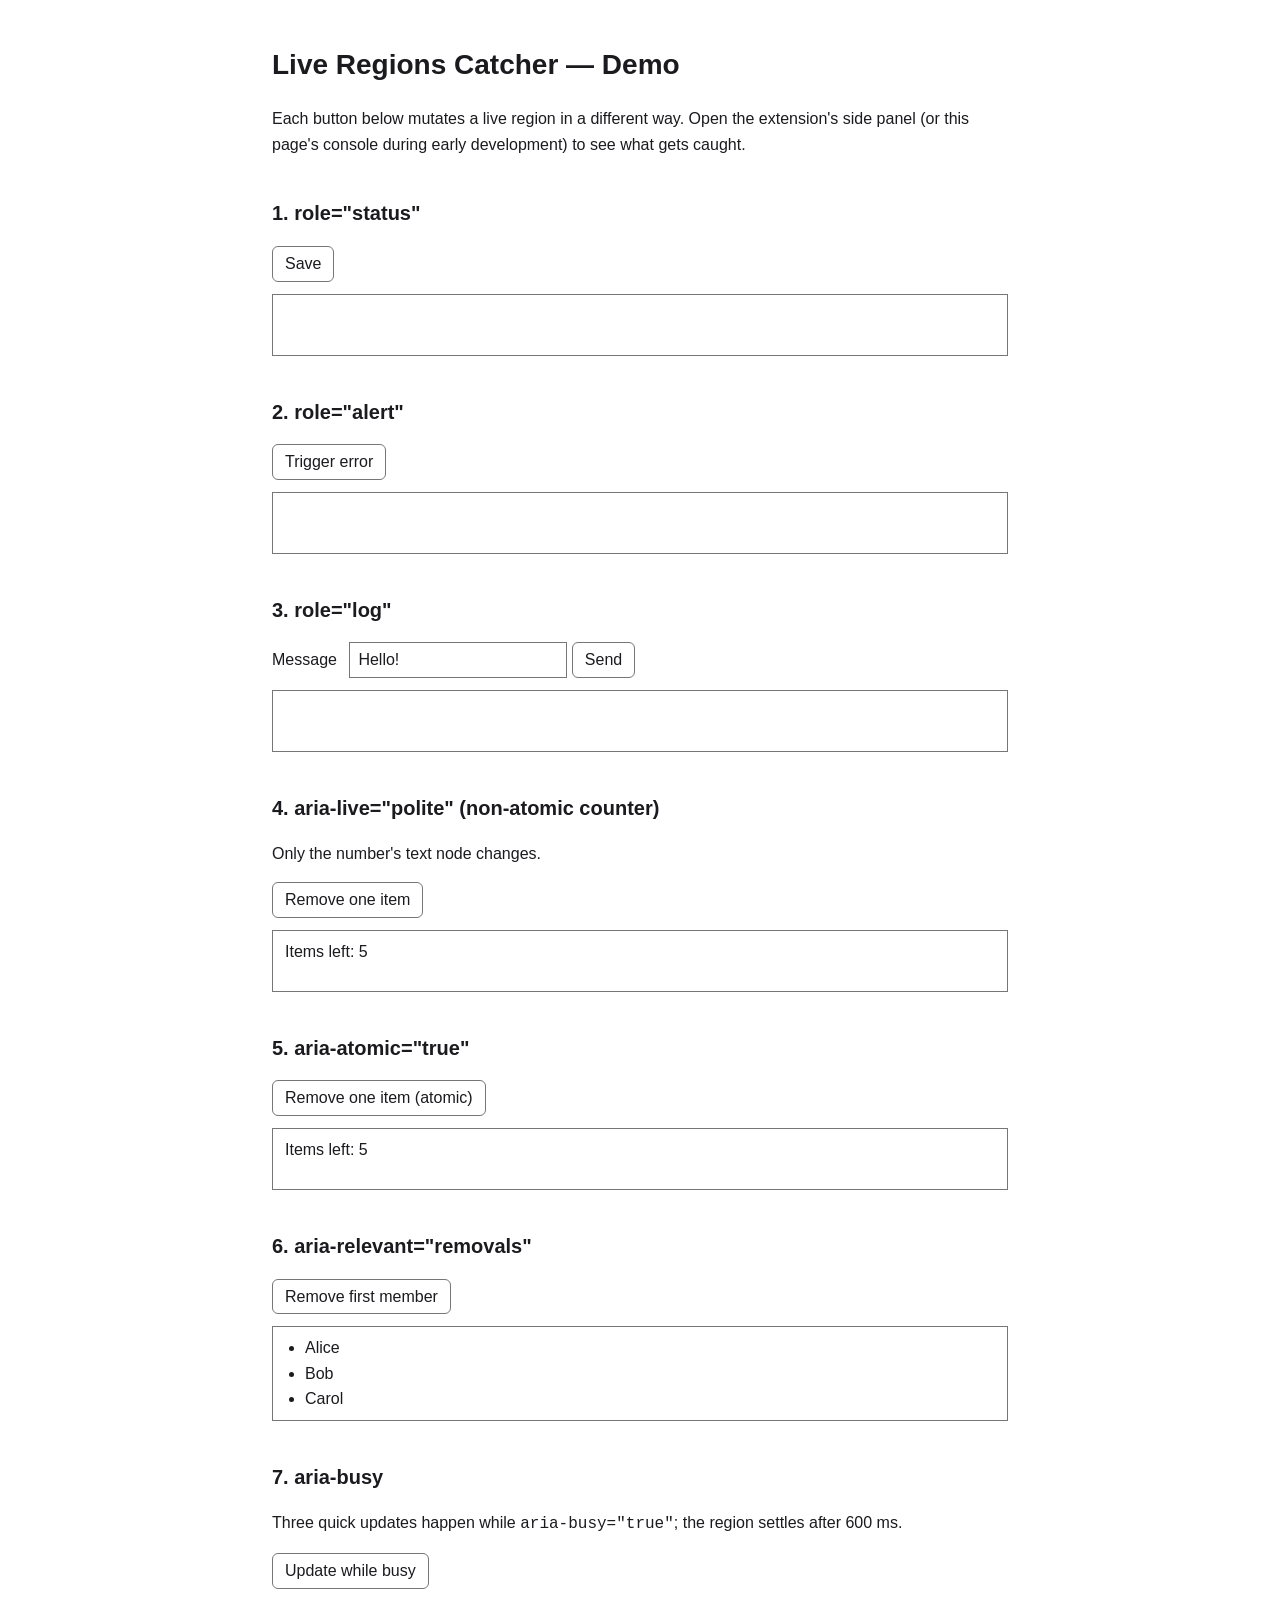
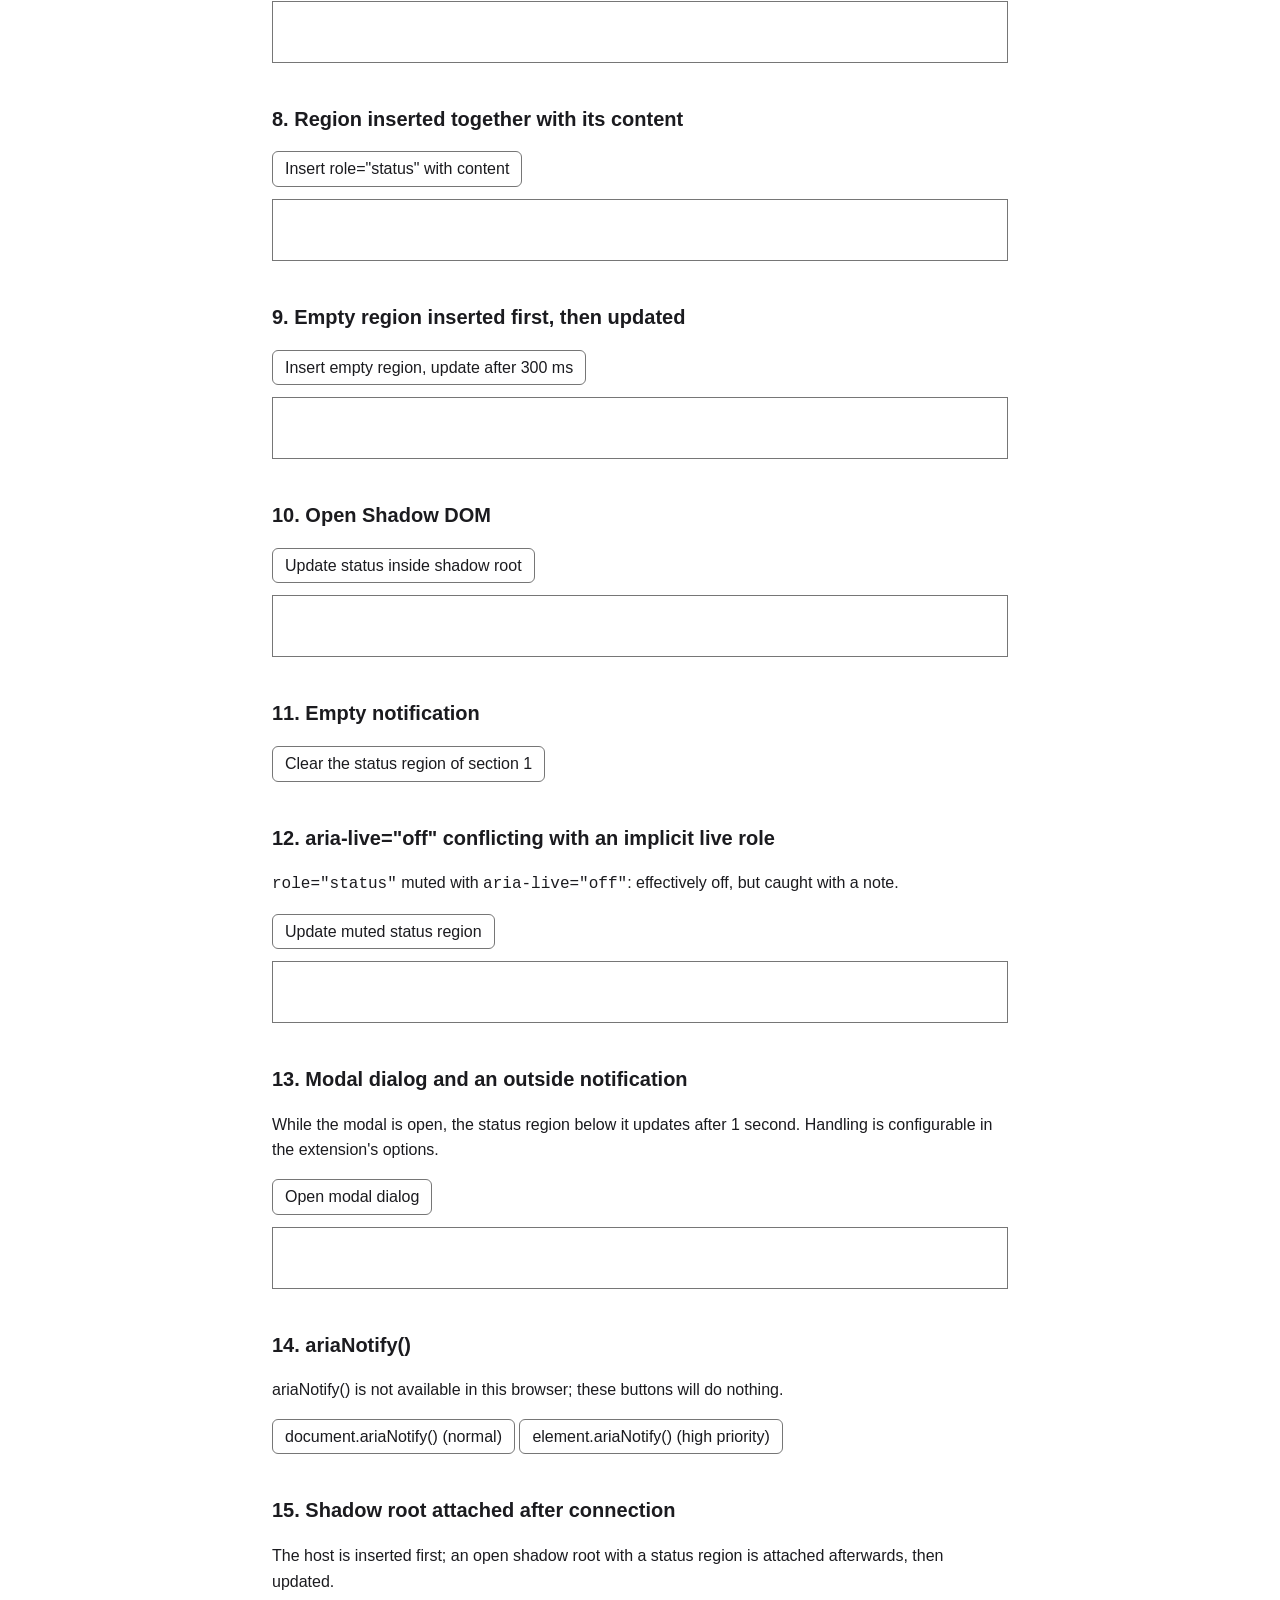
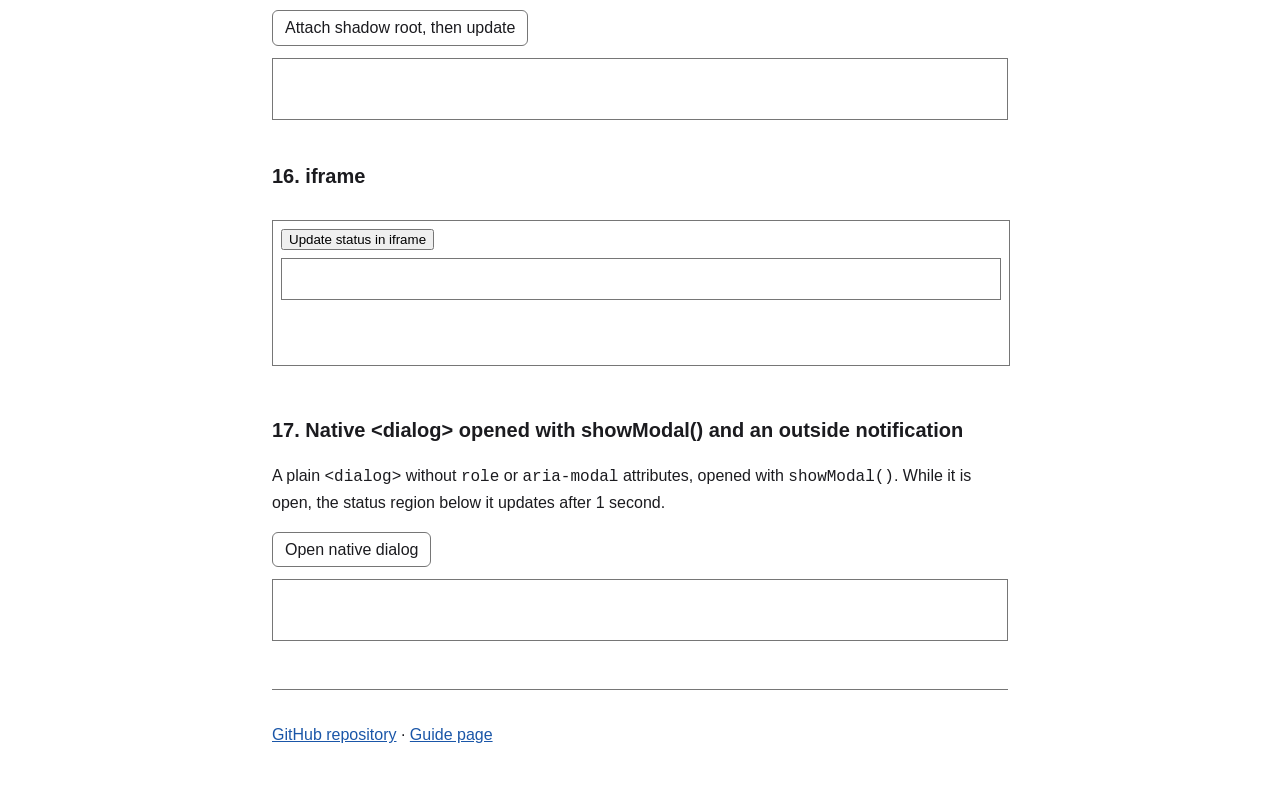
<file: docs/index.html>
<!DOCTYPE html>
<html lang="en">
<head>
  <meta charset="utf-8">
  <meta name="viewport" content="width=device-width, initial-scale=1">
  <title>Live Regions Catcher — Demo</title>
  <style>
    :root {
      color-scheme: light dark;
      --color-bg: #ffffff;
      --color-text: #1b1b1f;
      --color-region-border: #767676;
      --color-control-border: #767676;
      --color-hover-bg: #e8e8ee;
      --color-link: #1a56a8;
    }

    @media (prefers-color-scheme: dark) {
      :root {
        --color-bg: #1b1b1f;
        --color-text: #e9e9ee;
        --color-region-border: #8a8a94;
        --color-control-border: #8a8a94;
        --color-hover-bg: #34343c;
        --color-link: #8ab8f0;
      }
    }

    a:link,
    a:visited {
      color: var(--color-link);
    }

    a:hover {
      text-decoration-thickness: 0.125em;
    }

    footer {
      margin-top: 3rem;
      border-top: 1px solid var(--color-region-border);
      padding-top: 1rem;
    }

    body {
      margin: 0 auto;
      max-width: 46rem;
      padding: 1.5rem 1rem 3rem;
      font-family: sans-serif;
      font-size: 16px;
      line-height: 1.6;
      background: var(--color-bg);
      color: var(--color-text);
    }

    h1 {
      font-size: 1.75rem;
    }

    h2 {
      font-size: 1.25rem;
      margin-top: 2.5rem;
    }

    .region {
      border: 1px solid var(--color-region-border);
      padding: 0.5rem 0.75rem;
      margin-top: 0.75rem;
      min-height: 2.75rem;
    }

    /* The browser's default dark-mode button falls short of 7:1 for its
       label, so buttons get explicit colors. */
    button {
      font: inherit;
      padding: 0.25rem 0.75rem;
      background: var(--color-bg);
      color: var(--color-text);
      border: 1px solid var(--color-control-border);
      border-radius: 0.375rem;
      cursor: pointer;
    }

    button:hover {
      background: var(--color-hover-bg);
    }

    label {
      display: inline-block;
      margin-inline-end: 0.5rem;
    }

    input[type="text"] {
      font: inherit;
      padding: 0.25rem 0.5rem;
      border: 1px solid var(--color-control-border);
      background: var(--color-bg);
      color: var(--color-text);
    }

    ul.region {
      padding-left: 2rem;
    }

    iframe {
      width: 100%;
      height: 9rem;
      border: 1px solid var(--color-region-border);
      margin-top: 0.75rem;
    }

    .demo-modal {
      position: fixed;
      top: 50%;
      left: 50%;
      transform: translate(-50%, -50%);
      max-width: 22rem;
      width: calc(100% - 2rem);
      background: var(--color-bg);
      border: 2px solid var(--color-region-border);
      padding: 1rem;
      z-index: 10;
    }

    .demo-modal h3,
    .native-dialog h3 {
      margin-top: 0;
      font-size: 1.125rem;
    }

    .native-dialog {
      max-width: 22rem;
      background: var(--color-bg);
      color: var(--color-text);
      border: 2px solid var(--color-region-border);
      padding: 1rem;
    }
  </style>
</head>
<body>
  <h1>Live Regions Catcher — Demo</h1>
  <p>Each button below mutates a live region in a different way. Open the extension's side panel (or this page's console during early development) to see what gets caught.</p>

  <h2>1. role="status"</h2>
  <button type="button" id="save">Save</button>
  <div class="region" role="status" id="save-status"></div>

  <h2>2. role="alert"</h2>
  <button type="button" id="fail">Trigger error</button>
  <div class="region" role="alert" id="error-region"></div>

  <h2>3. role="log"</h2>
  <label for="chat-input">Message</label>
  <input type="text" id="chat-input" value="Hello!">
  <button type="button" id="send">Send</button>
  <div class="region" role="log" id="chat-log"></div>

  <h2>4. aria-live="polite" (non-atomic counter)</h2>
  <p>Only the number's text node changes.</p>
  <button type="button" id="dec">Remove one item</button>
  <div class="region" aria-live="polite" id="counter">Items left: <span id="count">5</span></div>

  <h2>5. aria-atomic="true"</h2>
  <button type="button" id="dec-atomic">Remove one item (atomic)</button>
  <div class="region" aria-live="polite" aria-atomic="true" id="counter-atomic">Items left: <span id="count-atomic">5</span></div>

  <h2>6. aria-relevant="removals"</h2>
  <button type="button" id="leave">Remove first member</button>
  <ul class="region" aria-live="polite" aria-relevant="removals" id="members">
    <li>Alice</li>
    <li>Bob</li>
    <li>Carol</li>
  </ul>

  <h2>7. aria-busy</h2>
  <p>Three quick updates happen while <code>aria-busy="true"</code>; the region settles after 600 ms.</p>
  <button type="button" id="busy-run">Update while busy</button>
  <div class="region" role="status" id="busy-region"></div>

  <h2>8. Region inserted together with its content</h2>
  <button type="button" id="insert-with-content">Insert role="status" with content</button>
  <div class="region" id="insert-target-a"></div>

  <h2>9. Empty region inserted first, then updated</h2>
  <button type="button" id="insert-then-update">Insert empty region, update after 300 ms</button>
  <div class="region" id="insert-target-b"></div>

  <h2>10. Open Shadow DOM</h2>
  <button type="button" id="shadow-update">Update status inside shadow root</button>
  <div class="region" id="shadow-host"></div>

  <h2>11. Empty notification</h2>
  <button type="button" id="clear-status">Clear the status region of section 1</button>

  <h2>12. aria-live="off" conflicting with an implicit live role</h2>
  <p><code>role="status"</code> muted with <code>aria-live="off"</code>: effectively off, but caught with a note.</p>
  <button type="button" id="off-conflict-update">Update muted status region</button>
  <div class="region" role="status" aria-live="off" id="off-conflict"></div>

  <h2>13. Modal dialog and an outside notification</h2>
  <p>While the modal is open, the status region below it updates after 1 second. Handling is configurable in the extension's options.</p>
  <button type="button" id="open-modal">Open modal dialog</button>
  <div class="region" role="status" id="modal-outside-status"></div>
  <div class="demo-modal" id="demo-modal" role="dialog" aria-modal="true" aria-labelledby="demo-modal-title" hidden>
    <h3 id="demo-modal-title">Demo modal</h3>
    <p>A status update fires outside this modal 1 second after it opens.</p>
    <button type="button" id="close-modal">Close</button>
  </div>

  <h2>14. ariaNotify()</h2>
  <p id="arianotify-support"></p>
  <button type="button" id="notify-normal">document.ariaNotify() (normal)</button>
  <button type="button" id="notify-high">element.ariaNotify() (high priority)</button>

  <h2>15. Shadow root attached after connection</h2>
  <p>The host is inserted first; an open shadow root with a status region is attached afterwards, then updated.</p>
  <button type="button" id="late-shadow">Attach shadow root, then update</button>
  <div class="region" id="late-shadow-host"></div>

  <h2>16. iframe</h2>
  <iframe id="frame" title="Live region demo iframe" loading="lazy" srcdoc='<!DOCTYPE html><html lang="en"><body style="font-family:sans-serif;font-size:16px;background:#ffffff;color:#1b1b1f;"><button type="button" id="b">Update status in iframe</button><div role="status" id="s" style="border:1px solid #767676;padding:4px 8px;margin-top:8px;min-height:2rem;"></div><script>document.getElementById("b").addEventListener("click", () => { document.getElementById("s").textContent = "Updated inside iframe at " + new Date().toLocaleTimeString(); });</script></body></html>'></iframe>

  <h2>17. Native &lt;dialog&gt; opened with showModal() and an outside notification</h2>
  <p>A plain <code>&lt;dialog&gt;</code> without <code>role</code> or <code>aria-modal</code> attributes, opened with <code>showModal()</code>. While it is open, the status region below it updates after 1 second.</p>
  <button type="button" id="open-native-dialog">Open native dialog</button>
  <div class="region" role="status" id="native-dialog-outside-status"></div>
  <dialog class="native-dialog" id="native-dialog" aria-labelledby="native-dialog-title">
    <h3 id="native-dialog-title">Native dialog</h3>
    <p>A status update fires outside this dialog 1 second after it opens. Press Esc or the Close button to close it.</p>
    <button type="button" id="close-native-dialog">Close</button>
  </dialog>

  <footer>
    <p><a href="https://github.com/securecat/live-regions-catcher">GitHub repository</a> · <a href="./guide.html">Guide page</a></p>
  </footer>

  <script>
    const byId = (id) => document.getElementById(id);
    const time = () => new Date().toLocaleTimeString();

    byId('save').addEventListener('click', () => {
      byId('save-status').textContent = `Saved at ${time()}`;
    });

    byId('fail').addEventListener('click', () => {
      byId('error-region').textContent = 'There is an error in the form input.';
    });

    byId('send').addEventListener('click', () => {
      const message = document.createElement('p');
      message.textContent = byId('chat-input').value;
      byId('chat-log').append(message);
    });

    let count = 5;
    byId('dec').addEventListener('click', () => {
      count = Math.max(0, count - 1);
      byId('count').firstChild.data = String(count);
    });

    let countAtomic = 5;
    byId('dec-atomic').addEventListener('click', () => {
      countAtomic = Math.max(0, countAtomic - 1);
      byId('count-atomic').firstChild.data = String(countAtomic);
    });

    byId('leave').addEventListener('click', () => {
      const member = byId('members').querySelector('li');
      if (member) {
        member.remove();
      }
    });

    byId('busy-run').addEventListener('click', () => {
      const region = byId('busy-region');
      region.setAttribute('aria-busy', 'true');
      region.textContent = 'Step 1…';
      setTimeout(() => { region.textContent = 'Step 2…'; }, 100);
      setTimeout(() => { region.textContent = 'Done.'; }, 300);
      setTimeout(() => { region.setAttribute('aria-busy', 'false'); }, 600);
    });

    byId('insert-with-content').addEventListener('click', () => {
      const status = document.createElement('div');
      status.setAttribute('role', 'status');
      status.textContent = 'Inserted together with this content.';
      byId('insert-target-a').replaceChildren(status);
    });

    byId('insert-then-update').addEventListener('click', () => {
      const status = document.createElement('div');
      status.setAttribute('role', 'status');
      byId('insert-target-b').replaceChildren(status);
      setTimeout(() => {
        status.textContent = `Updated after insertion at ${time()}`;
      }, 300);
    });

    const shadowRoot = byId('shadow-host').attachShadow({ mode: 'open' });
    const shadowStatus = document.createElement('div');
    shadowStatus.setAttribute('role', 'status');
    shadowRoot.append(shadowStatus);
    byId('shadow-update').addEventListener('click', () => {
      shadowStatus.textContent = `Updated in shadow at ${time()}`;
    });

    byId('clear-status').addEventListener('click', () => {
      byId('save-status').textContent = '';
    });

    byId('off-conflict-update').addEventListener('click', () => {
      byId('off-conflict').textContent = `Muted update at ${time()}`;
    });

    // The demo modal stays a div with role="dialog" aria-modal="true", which
    // is the pattern the extension detects. While it is open, everything
    // else in the body is inert, and Esc closes it.
    const demoModal = byId('demo-modal');

    function setBackgroundInert(inert) {
      for (const el of document.body.children) {
        if (el !== demoModal && el.localName !== 'script') {
          el.inert = inert;
        }
      }
    }

    function closeModal() {
      demoModal.hidden = true;
      setBackgroundInert(false);
      byId('open-modal').focus();
    }

    byId('open-modal').addEventListener('click', () => {
      setBackgroundInert(true);
      demoModal.hidden = false;
      byId('close-modal').focus();
      setTimeout(() => {
        byId('modal-outside-status').textContent = `Updated outside the modal at ${time()}`;
      }, 1000);
    });

    byId('close-modal').addEventListener('click', closeModal);

    const nativeDialog = byId('native-dialog');

    byId('open-native-dialog').addEventListener('click', () => {
      nativeDialog.showModal();
      setTimeout(() => {
        byId('native-dialog-outside-status').textContent = `Updated outside the native dialog at ${time()}`;
      }, 1000);
    });

    byId('close-native-dialog').addEventListener('click', () => {
      nativeDialog.close();
    });

    // Closing by Esc or by the button both end up here.
    nativeDialog.addEventListener('close', () => {
      byId('open-native-dialog').focus();
    });

    demoModal.addEventListener('keydown', (event) => {
      if (event.key === 'Escape') {
        closeModal();
      }
    });

    if (typeof document.ariaNotify === 'function') {
      byId('arianotify-support').textContent = 'ariaNotify() is available in this browser.';
    } else {
      byId('arianotify-support').textContent = 'ariaNotify() is not available in this browser; these buttons will do nothing.';
    }

    byId('notify-normal').addEventListener('click', () => {
      if (typeof document.ariaNotify === 'function') {
        document.ariaNotify(`Notified via document.ariaNotify at ${time()}`);
      }
    });

    byId('notify-high').addEventListener('click', () => {
      const button = byId('notify-high');
      if (typeof button.ariaNotify === 'function') {
        button.ariaNotify(`High priority notification at ${time()}`, { priority: 'high' });
      }
    });

    byId('late-shadow').addEventListener('click', () => {
      const host = byId('late-shadow-host');
      let lateStatus = host.shadowRoot?.querySelector('[role="status"]');
      if (!lateStatus) {
        const lateRoot = host.attachShadow({ mode: 'open' });
        lateStatus = document.createElement('div');
        lateStatus.setAttribute('role', 'status');
        lateRoot.append(lateStatus);
      }
      setTimeout(() => {
        lateStatus.textContent = `Updated in a late-attached shadow at ${time()}`;
      }, 200);
    });
  </script>
</body>
</html>
</file>
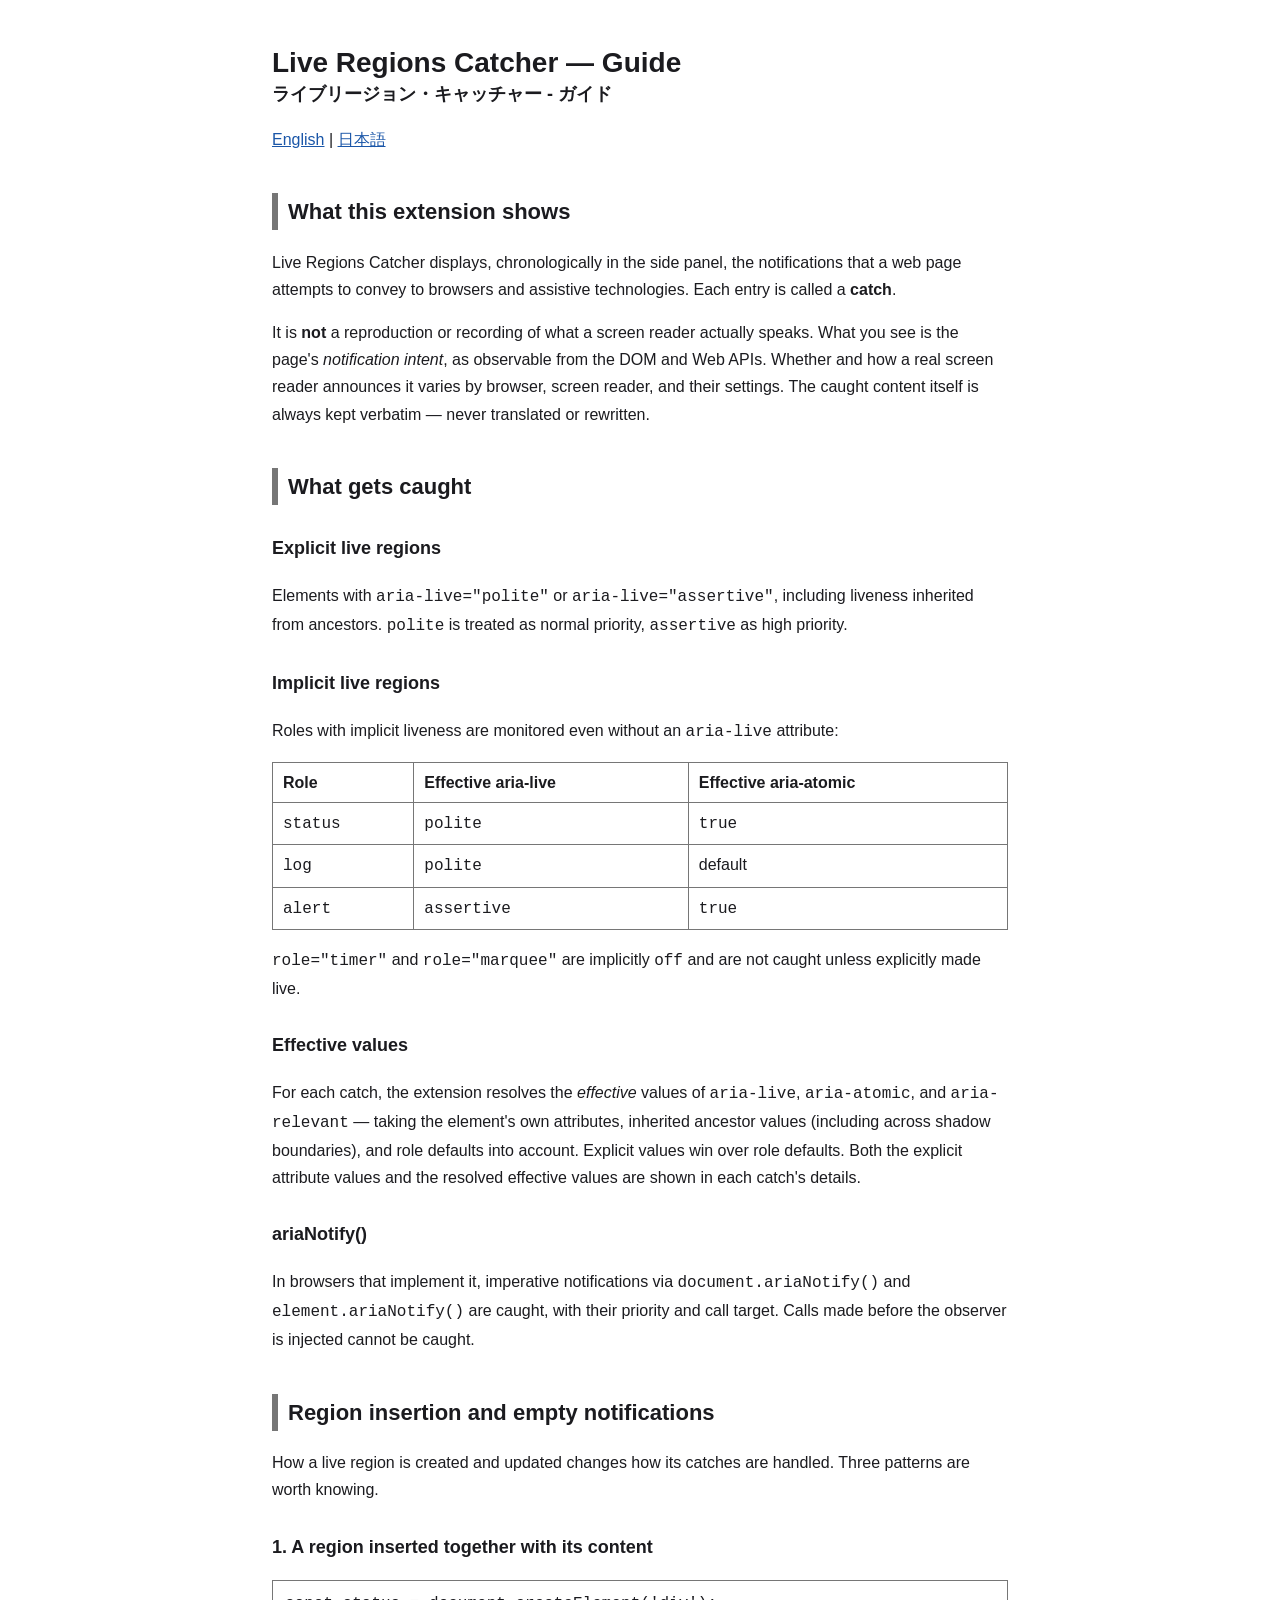
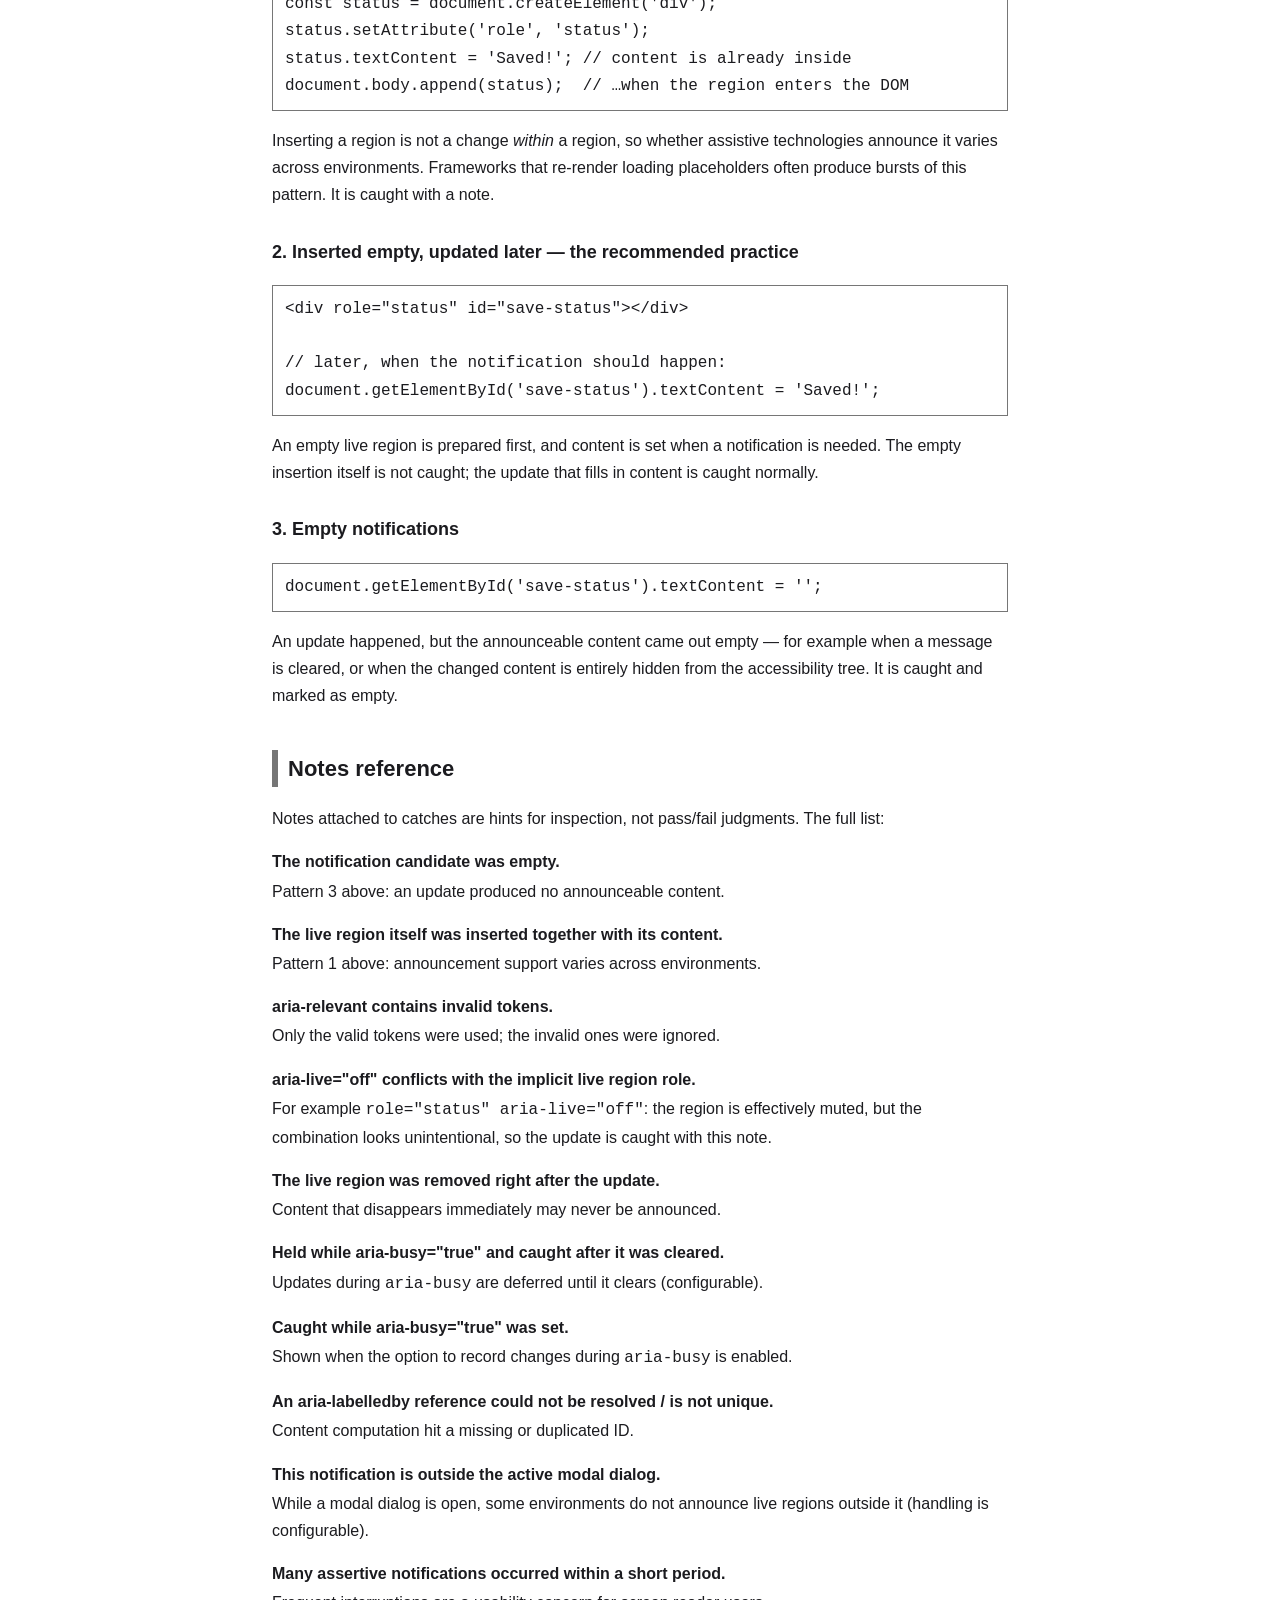
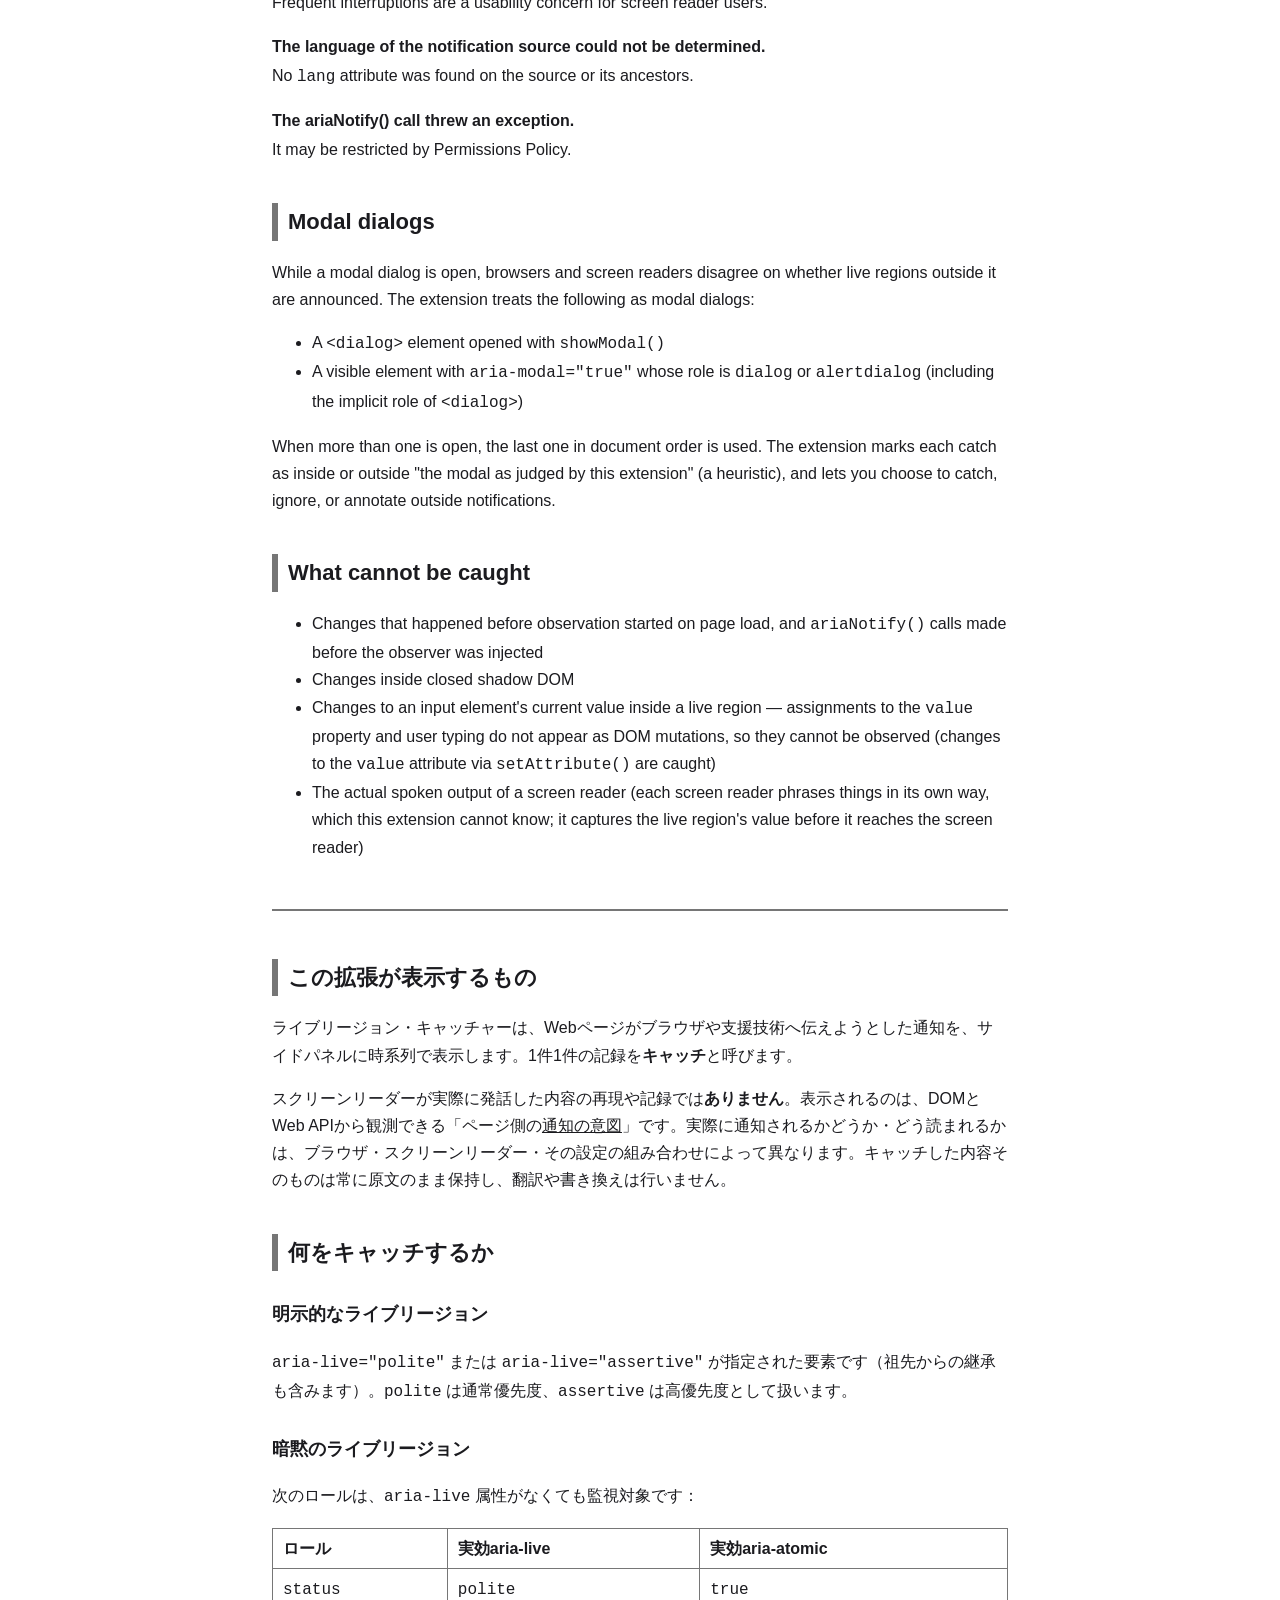
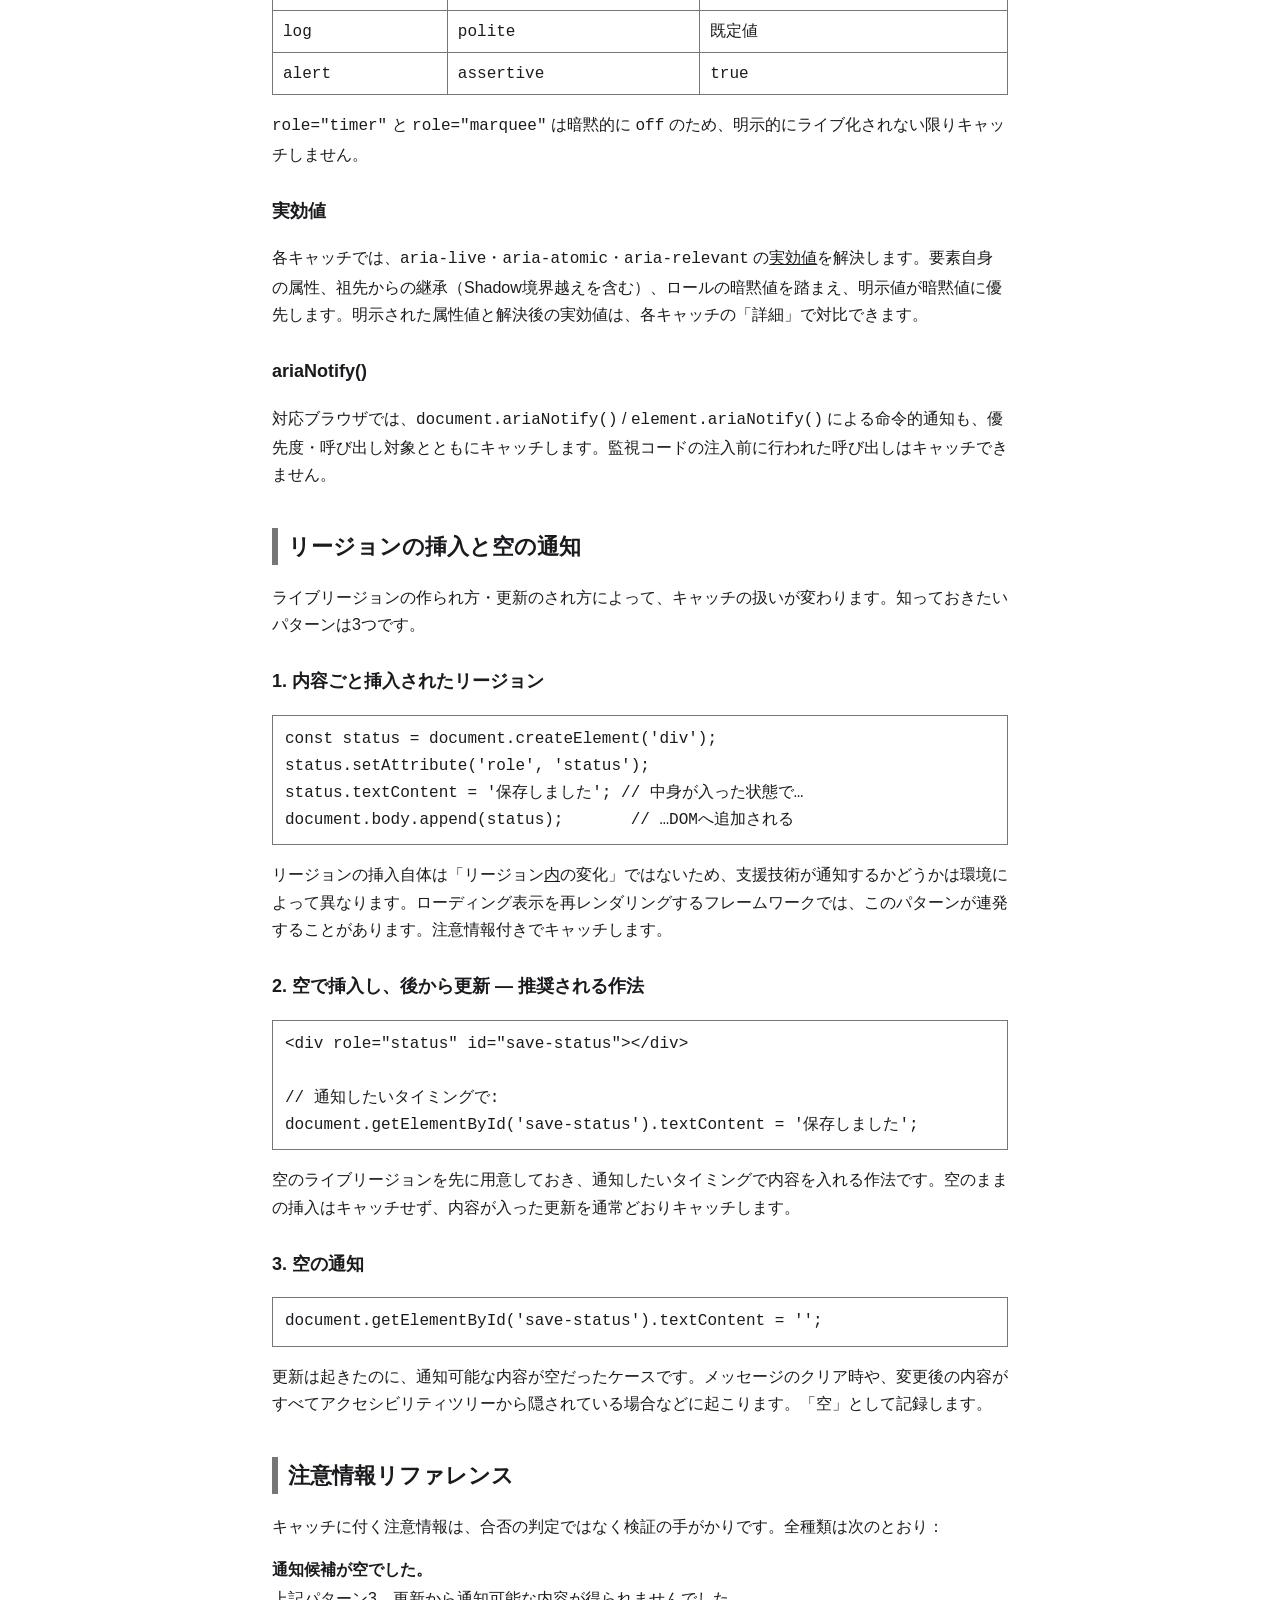
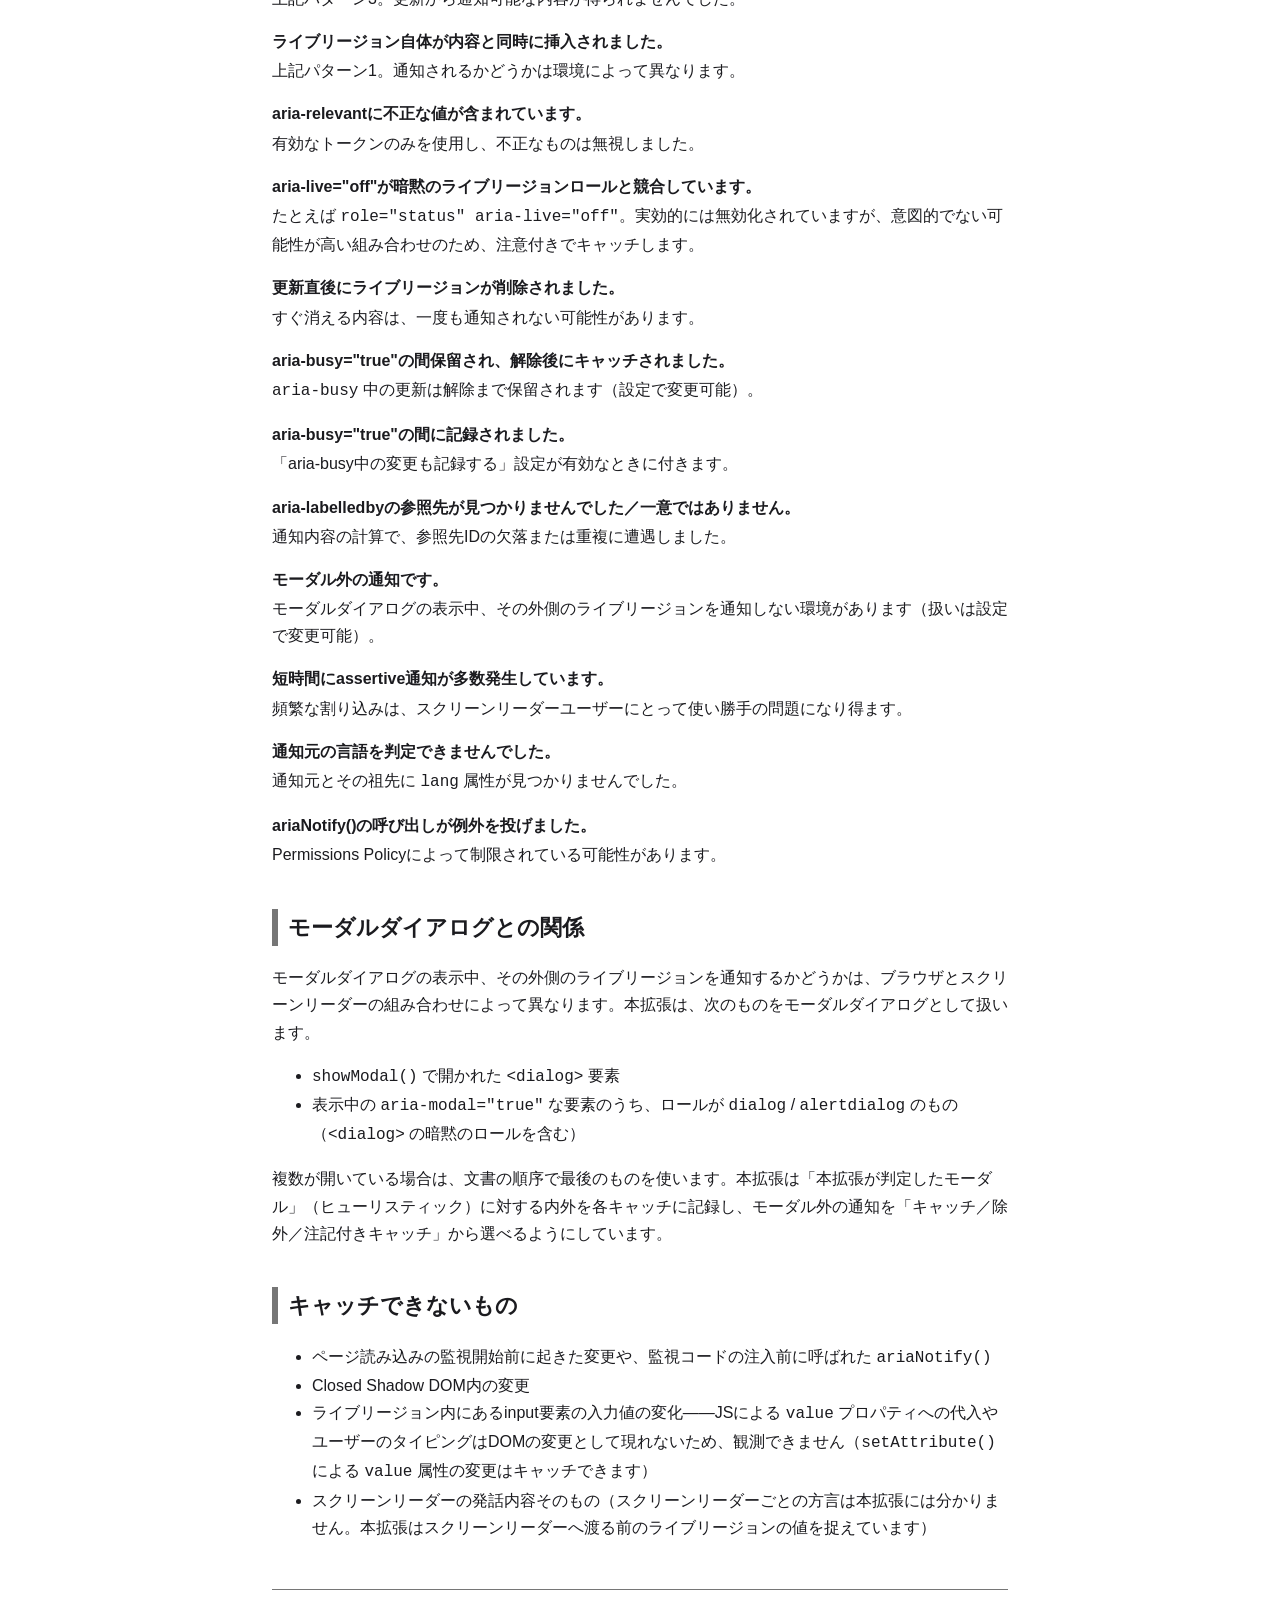
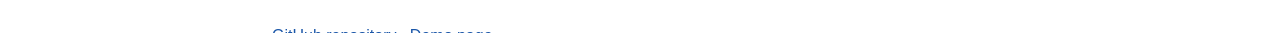
<file: docs/guide.html>
<!DOCTYPE html>
<html lang="en">
<head>
  <meta charset="utf-8">
  <meta name="viewport" content="width=device-width, initial-scale=1">
  <title>Live Regions Catcher — Guide</title>
  <style>
    :root {
      color-scheme: light dark;
      --color-bg: #ffffff;
      --color-text: #1b1b1f;
      --color-border: #767676;
      --color-link: #1a56a8;
    }

    @media (prefers-color-scheme: dark) {
      :root {
        --color-bg: #1b1b1f;
        --color-text: #e9e9ee;
        --color-border: #8a8a94;
        --color-link: #8ab8f0;
      }
    }

    body {
      margin: 0 auto;
      max-width: 46rem;
      padding: 1.5rem 1rem 3rem;
      font-family: sans-serif;
      font-size: 16px;
      line-height: 1.7;
      background: var(--color-bg);
      color: var(--color-text);
    }

    h1 {
      font-size: 1.75rem;
      line-height: 1.4;
    }

    .h1-sub {
      display: block;
      font-size: 1.125rem;
    }

    h2 {
      font-size: 1.375rem;
      margin-top: 2.5rem;
      border-left: 0.375rem solid var(--color-border);
      padding-left: 0.625rem;
    }

    h3 {
      font-size: 1.125rem;
      margin-top: 1.75rem;
    }

    a:link,
    a:visited {
      color: var(--color-link);
    }

    a:hover {
      text-decoration-thickness: 0.125em;
    }

    em:lang(ja) {
      font-style: normal;
      text-decoration: underline;
    }

    .lang-nav {
      margin: 0 0 2rem;
    }

    pre {
      overflow-x: auto;
      border: 1px solid var(--color-border);
      padding: 0.625rem 0.75rem;
      margin: 0.75rem 0;
    }

    code {
      font-family: monospace;
      font-size: 1rem;
    }

    dl.notes dt {
      margin-top: 1rem;
      font-weight: 700;
    }

    dl.notes dt code {
      font-weight: 400;
    }

    dl.notes dd {
      margin: 0.125rem 0 0;
    }

    table {
      border-collapse: collapse;
      margin: 0.75rem 0;
      width: 100%;
    }

    th, td {
      border: 1px solid var(--color-border);
      padding: 0.375rem 0.625rem;
      text-align: left;
      vertical-align: top;
    }

    hr.lang-separator {
      margin: 3rem 0;
      border: 0;
      border-top: 2px solid var(--color-border);
    }

    footer {
      margin-top: 3rem;
      border-top: 1px solid var(--color-border);
      padding-top: 1rem;
    }
  </style>
</head>
<body>
  <h1>Live Regions Catcher — Guide<span class="h1-sub" lang="ja">ライブリージョン・キャッチャー - ガイド</span></h1>
  <nav class="lang-nav" aria-label="Language">
    <a href="#english">English</a> | <a href="#japanese" hreflang="ja" lang="ja">日本語</a>
  </nav>

  <section id="english">
    <h2>What this extension shows</h2>
    <p>Live Regions Catcher displays, chronologically in the side panel, the notifications that a web page attempts to convey to browsers and assistive technologies. Each entry is called a <strong>catch</strong>.</p>
    <p>It is <strong>not</strong> a reproduction or recording of what a screen reader actually speaks. What you see is the page's <em>notification intent</em>, as observable from the DOM and Web APIs. Whether and how a real screen reader announces it varies by browser, screen reader, and their settings. The caught content itself is always kept verbatim — never translated or rewritten.</p>

    <h2>What gets caught</h2>
    <h3>Explicit live regions</h3>
    <p>Elements with <code>aria-live="polite"</code> or <code>aria-live="assertive"</code>, including liveness inherited from ancestors. <code>polite</code> is treated as normal priority, <code>assertive</code> as high priority.</p>
    <h3>Implicit live regions</h3>
    <p>Roles with implicit liveness are monitored even without an <code>aria-live</code> attribute:</p>
    <table>
      <tr><th>Role</th><th>Effective aria-live</th><th>Effective aria-atomic</th></tr>
      <tr><td><code>status</code></td><td><code>polite</code></td><td><code>true</code></td></tr>
      <tr><td><code>log</code></td><td><code>polite</code></td><td>default</td></tr>
      <tr><td><code>alert</code></td><td><code>assertive</code></td><td><code>true</code></td></tr>
    </table>
    <p><code>role="timer"</code> and <code>role="marquee"</code> are implicitly <code>off</code> and are not caught unless explicitly made live.</p>
    <h3>Effective values</h3>
    <p>For each catch, the extension resolves the <em>effective</em> values of <code>aria-live</code>, <code>aria-atomic</code>, and <code>aria-relevant</code> — taking the element's own attributes, inherited ancestor values (including across shadow boundaries), and role defaults into account. Explicit values win over role defaults. Both the explicit attribute values and the resolved effective values are shown in each catch's details.</p>
    <h3>ariaNotify()</h3>
    <p>In browsers that implement it, imperative notifications via <code>document.ariaNotify()</code> and <code>element.ariaNotify()</code> are caught, with their priority and call target. Calls made before the observer is injected cannot be caught.</p>

    <h2>Region insertion and empty notifications</h2>
    <p>How a live region is created and updated changes how its catches are handled. Three patterns are worth knowing.</p>
    <h3>1. A region inserted together with its content</h3>
    <pre><code>const status = document.createElement('div');
status.setAttribute('role', 'status');
status.textContent = 'Saved!'; // content is already inside
document.body.append(status);  // …when the region enters the DOM</code></pre>
    <p>Inserting a region is not a change <em>within</em> a region, so whether assistive technologies announce it varies across environments. Frameworks that re-render loading placeholders often produce bursts of this pattern. It is caught with a note.</p>
    <h3>2. Inserted empty, updated later — the recommended practice</h3>
    <pre><code>&lt;div role="status" id="save-status"&gt;&lt;/div&gt;

// later, when the notification should happen:
document.getElementById('save-status').textContent = 'Saved!';</code></pre>
    <p>An empty live region is prepared first, and content is set when a notification is needed. The empty insertion itself is not caught; the update that fills in content is caught normally.</p>
    <h3>3. Empty notifications</h3>
    <pre><code>document.getElementById('save-status').textContent = '';</code></pre>
    <p>An update happened, but the announceable content came out empty — for example when a message is cleared, or when the changed content is entirely hidden from the accessibility tree. It is caught and marked as empty.</p>

    <h2>Notes reference</h2>
    <p>Notes attached to catches are hints for inspection, not pass/fail judgments. The full list:</p>
    <dl class="notes">
      <dt>The notification candidate was empty.</dt>
      <dd>Pattern 3 above: an update produced no announceable content.</dd>
      <dt>The live region itself was inserted together with its content.</dt>
      <dd>Pattern 1 above: announcement support varies across environments.</dd>
      <dt>aria-relevant contains invalid tokens.</dt>
      <dd>Only the valid tokens were used; the invalid ones were ignored.</dd>
      <dt>aria-live="off" conflicts with the implicit live region role.</dt>
      <dd>For example <code>role="status" aria-live="off"</code>: the region is effectively muted, but the combination looks unintentional, so the update is caught with this note.</dd>
      <dt>The live region was removed right after the update.</dt>
      <dd>Content that disappears immediately may never be announced.</dd>
      <dt>Held while aria-busy="true" and caught after it was cleared.</dt>
      <dd>Updates during <code>aria-busy</code> are deferred until it clears (configurable).</dd>
      <dt>Caught while aria-busy="true" was set.</dt>
      <dd>Shown when the option to record changes during <code>aria-busy</code> is enabled.</dd>
      <dt>An aria-labelledby reference could not be resolved / is not unique.</dt>
      <dd>Content computation hit a missing or duplicated ID.</dd>
      <dt>This notification is outside the active modal dialog.</dt>
      <dd>While a modal dialog is open, some environments do not announce live regions outside it (handling is configurable).</dd>
      <dt>Many assertive notifications occurred within a short period.</dt>
      <dd>Frequent interruptions are a usability concern for screen reader users.</dd>
      <dt>The language of the notification source could not be determined.</dt>
      <dd>No <code>lang</code> attribute was found on the source or its ancestors.</dd>
      <dt>The ariaNotify() call threw an exception.</dt>
      <dd>It may be restricted by Permissions Policy.</dd>
    </dl>

    <h2>Modal dialogs</h2>
    <p>While a modal dialog is open, browsers and screen readers disagree on whether live regions outside it are announced. The extension treats the following as modal dialogs:</p>
    <ul>
      <li>A <code>&lt;dialog&gt;</code> element opened with <code>showModal()</code></li>
      <li>A visible element with <code>aria-modal="true"</code> whose role is <code>dialog</code> or <code>alertdialog</code> (including the implicit role of <code>&lt;dialog&gt;</code>)</li>
    </ul>
    <p>When more than one is open, the last one in document order is used. The extension marks each catch as inside or outside "the modal as judged by this extension" (a heuristic), and lets you choose to catch, ignore, or annotate outside notifications.</p>

    <h2>What cannot be caught</h2>
    <ul>
      <li>Changes that happened before observation started on page load, and <code>ariaNotify()</code> calls made before the observer was injected</li>
      <li>Changes inside closed shadow DOM</li>
      <li>Changes to an input element's current value inside a live region — assignments to the <code>value</code> property and user typing do not appear as DOM mutations, so they cannot be observed (changes to the <code>value</code> attribute via <code>setAttribute()</code> are caught)</li>
      <li>The actual spoken output of a screen reader (each screen reader phrases things in its own way, which this extension cannot know; it captures the live region's value before it reaches the screen reader)</li>
    </ul>
  </section>

  <hr class="lang-separator">

  <section id="japanese" lang="ja">
    <h2>この拡張が表示するもの</h2>
    <p>ライブリージョン・キャッチャーは、Webページがブラウザや支援技術へ伝えようとした通知を、サイドパネルに時系列で表示します。1件1件の記録を<strong>キャッチ</strong>と呼びます。</p>
    <p>スクリーンリーダーが実際に発話した内容の再現や記録では<strong>ありません</strong>。表示されるのは、DOMとWeb APIから観測できる「ページ側の<em>通知の意図</em>」です。実際に通知されるかどうか・どう読まれるかは、ブラウザ・スクリーンリーダー・その設定の組み合わせによって異なります。キャッチした内容そのものは常に原文のまま保持し、翻訳や書き換えは行いません。</p>

    <h2>何をキャッチするか</h2>
    <h3>明示的なライブリージョン</h3>
    <p><code>aria-live="polite"</code> または <code>aria-live="assertive"</code> が指定された要素です（祖先からの継承も含みます）。<code>polite</code> は通常優先度、<code>assertive</code> は高優先度として扱います。</p>
    <h3>暗黙のライブリージョン</h3>
    <p>次のロールは、<code>aria-live</code> 属性がなくても監視対象です：</p>
    <table>
      <tr><th>ロール</th><th>実効aria-live</th><th>実効aria-atomic</th></tr>
      <tr><td><code>status</code></td><td><code>polite</code></td><td><code>true</code></td></tr>
      <tr><td><code>log</code></td><td><code>polite</code></td><td>既定値</td></tr>
      <tr><td><code>alert</code></td><td><code>assertive</code></td><td><code>true</code></td></tr>
    </table>
    <p><code>role="timer"</code> と <code>role="marquee"</code> は暗黙的に <code>off</code> のため、明示的にライブ化されない限りキャッチしません。</p>
    <h3>実効値</h3>
    <p>各キャッチでは、<code>aria-live</code>・<code>aria-atomic</code>・<code>aria-relevant</code> の<em>実効値</em>を解決します。要素自身の属性、祖先からの継承（Shadow境界越えを含む）、ロールの暗黙値を踏まえ、明示値が暗黙値に優先します。明示された属性値と解決後の実効値は、各キャッチの「詳細」で対比できます。</p>
    <h3>ariaNotify()</h3>
    <p>対応ブラウザでは、<code>document.ariaNotify()</code> / <code>element.ariaNotify()</code> による命令的通知も、優先度・呼び出し対象とともにキャッチします。監視コードの注入前に行われた呼び出しはキャッチできません。</p>

    <h2>リージョンの挿入と空の通知</h2>
    <p>ライブリージョンの作られ方・更新のされ方によって、キャッチの扱いが変わります。知っておきたいパターンは3つです。</p>
    <h3>1. 内容ごと挿入されたリージョン</h3>
    <pre><code>const status = document.createElement('div');
status.setAttribute('role', 'status');
status.textContent = '保存しました'; // 中身が入った状態で…
document.body.append(status);       // …DOMへ追加される</code></pre>
    <p>リージョンの挿入自体は「リージョン<em>内</em>の変化」ではないため、支援技術が通知するかどうかは環境によって異なります。ローディング表示を再レンダリングするフレームワークでは、このパターンが連発することがあります。注意情報付きでキャッチします。</p>
    <h3>2. 空で挿入し、後から更新 — 推奨される作法</h3>
    <pre><code>&lt;div role="status" id="save-status"&gt;&lt;/div&gt;

// 通知したいタイミングで:
document.getElementById('save-status').textContent = '保存しました';</code></pre>
    <p>空のライブリージョンを先に用意しておき、通知したいタイミングで内容を入れる作法です。空のままの挿入はキャッチせず、内容が入った更新を通常どおりキャッチします。</p>
    <h3>3. 空の通知</h3>
    <pre><code>document.getElementById('save-status').textContent = '';</code></pre>
    <p>更新は起きたのに、通知可能な内容が空だったケースです。メッセージのクリア時や、変更後の内容がすべてアクセシビリティツリーから隠されている場合などに起こります。「空」として記録します。</p>

    <h2>注意情報リファレンス</h2>
    <p>キャッチに付く注意情報は、合否の判定ではなく検証の手がかりです。全種類は次のとおり：</p>
    <dl class="notes">
      <dt>通知候補が空でした。</dt>
      <dd>上記パターン3。更新から通知可能な内容が得られませんでした。</dd>
      <dt>ライブリージョン自体が内容と同時に挿入されました。</dt>
      <dd>上記パターン1。通知されるかどうかは環境によって異なります。</dd>
      <dt>aria-relevantに不正な値が含まれています。</dt>
      <dd>有効なトークンのみを使用し、不正なものは無視しました。</dd>
      <dt>aria-live="off"が暗黙のライブリージョンロールと競合しています。</dt>
      <dd>たとえば <code>role="status" aria-live="off"</code>。実効的には無効化されていますが、意図的でない可能性が高い組み合わせのため、注意付きでキャッチします。</dd>
      <dt>更新直後にライブリージョンが削除されました。</dt>
      <dd>すぐ消える内容は、一度も通知されない可能性があります。</dd>
      <dt>aria-busy="true"の間保留され、解除後にキャッチされました。</dt>
      <dd><code>aria-busy</code> 中の更新は解除まで保留されます（設定で変更可能）。</dd>
      <dt>aria-busy="true"の間に記録されました。</dt>
      <dd>「aria-busy中の変更も記録する」設定が有効なときに付きます。</dd>
      <dt>aria-labelledbyの参照先が見つかりませんでした／一意ではありません。</dt>
      <dd>通知内容の計算で、参照先IDの欠落または重複に遭遇しました。</dd>
      <dt>モーダル外の通知です。</dt>
      <dd>モーダルダイアログの表示中、その外側のライブリージョンを通知しない環境があります（扱いは設定で変更可能）。</dd>
      <dt>短時間にassertive通知が多数発生しています。</dt>
      <dd>頻繁な割り込みは、スクリーンリーダーユーザーにとって使い勝手の問題になり得ます。</dd>
      <dt>通知元の言語を判定できませんでした。</dt>
      <dd>通知元とその祖先に <code>lang</code> 属性が見つかりませんでした。</dd>
      <dt>ariaNotify()の呼び出しが例外を投げました。</dt>
      <dd>Permissions Policyによって制限されている可能性があります。</dd>
    </dl>

    <h2>モーダルダイアログとの関係</h2>
    <p>モーダルダイアログの表示中、その外側のライブリージョンを通知するかどうかは、ブラウザとスクリーンリーダーの組み合わせによって異なります。本拡張は、次のものをモーダルダイアログとして扱います。</p>
    <ul>
      <li><code>showModal()</code> で開かれた <code>&lt;dialog&gt;</code> 要素</li>
      <li>表示中の <code>aria-modal="true"</code> な要素のうち、ロールが <code>dialog</code> / <code>alertdialog</code> のもの（<code>&lt;dialog&gt;</code> の暗黙のロールを含む）</li>
    </ul>
    <p>複数が開いている場合は、文書の順序で最後のものを使います。本拡張は「本拡張が判定したモーダル」（ヒューリスティック）に対する内外を各キャッチに記録し、モーダル外の通知を「キャッチ／除外／注記付きキャッチ」から選べるようにしています。</p>

    <h2>キャッチできないもの</h2>
    <ul>
      <li>ページ読み込みの監視開始前に起きた変更や、監視コードの注入前に呼ばれた <code>ariaNotify()</code></li>
      <li>Closed Shadow DOM内の変更</li>
      <li>ライブリージョン内にあるinput要素の入力値の変化——JSによる <code>value</code> プロパティへの代入やユーザーのタイピングはDOMの変更として現れないため、観測できません（<code>setAttribute()</code> による <code>value</code> 属性の変更はキャッチできます）</li>
      <li>スクリーンリーダーの発話内容そのもの（スクリーンリーダーごとの方言は本拡張には分かりません。本拡張はスクリーンリーダーへ渡る前のライブリージョンの値を捉えています）</li>
    </ul>
  </section>

  <footer>
    <p lang="en"><a href="https://github.com/securecat/live-regions-catcher">GitHub repository</a> · <a href="./index.html">Demo page</a></p>
  </footer>
</body>
</html>
</file>
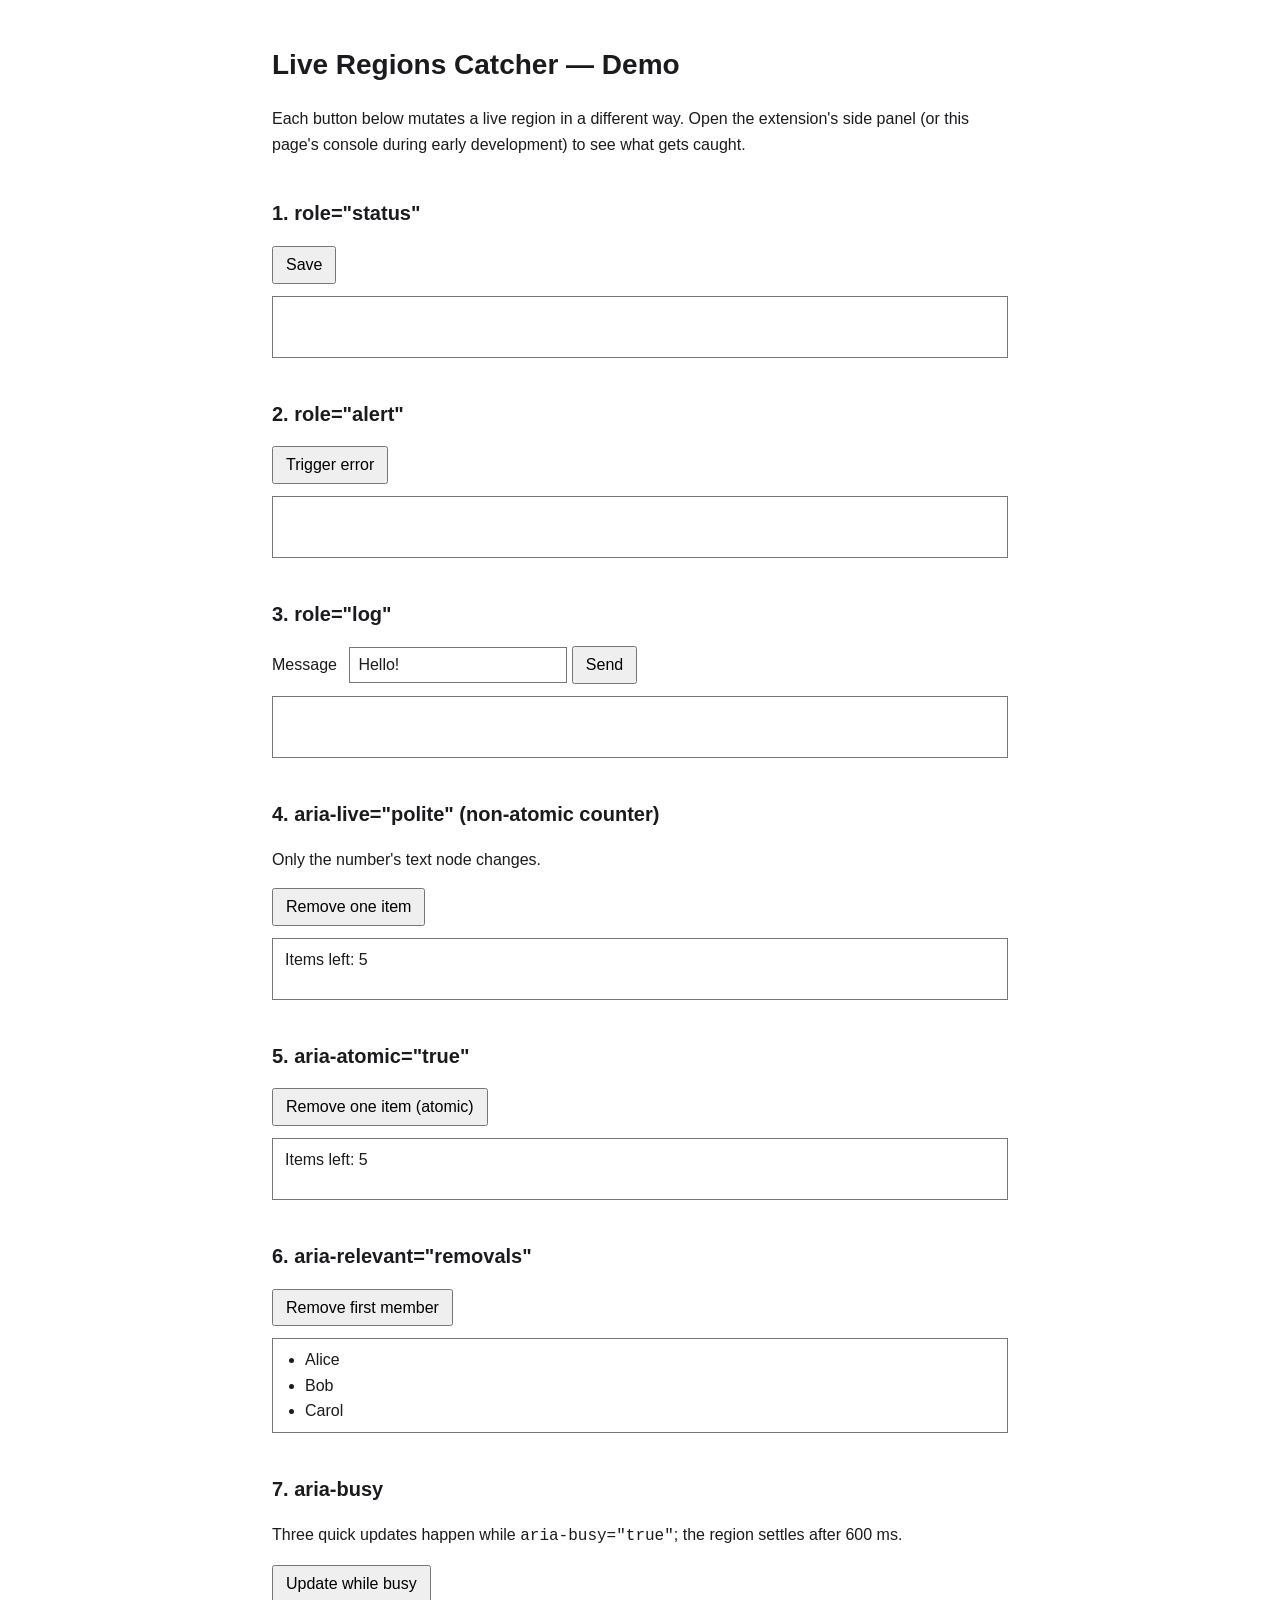
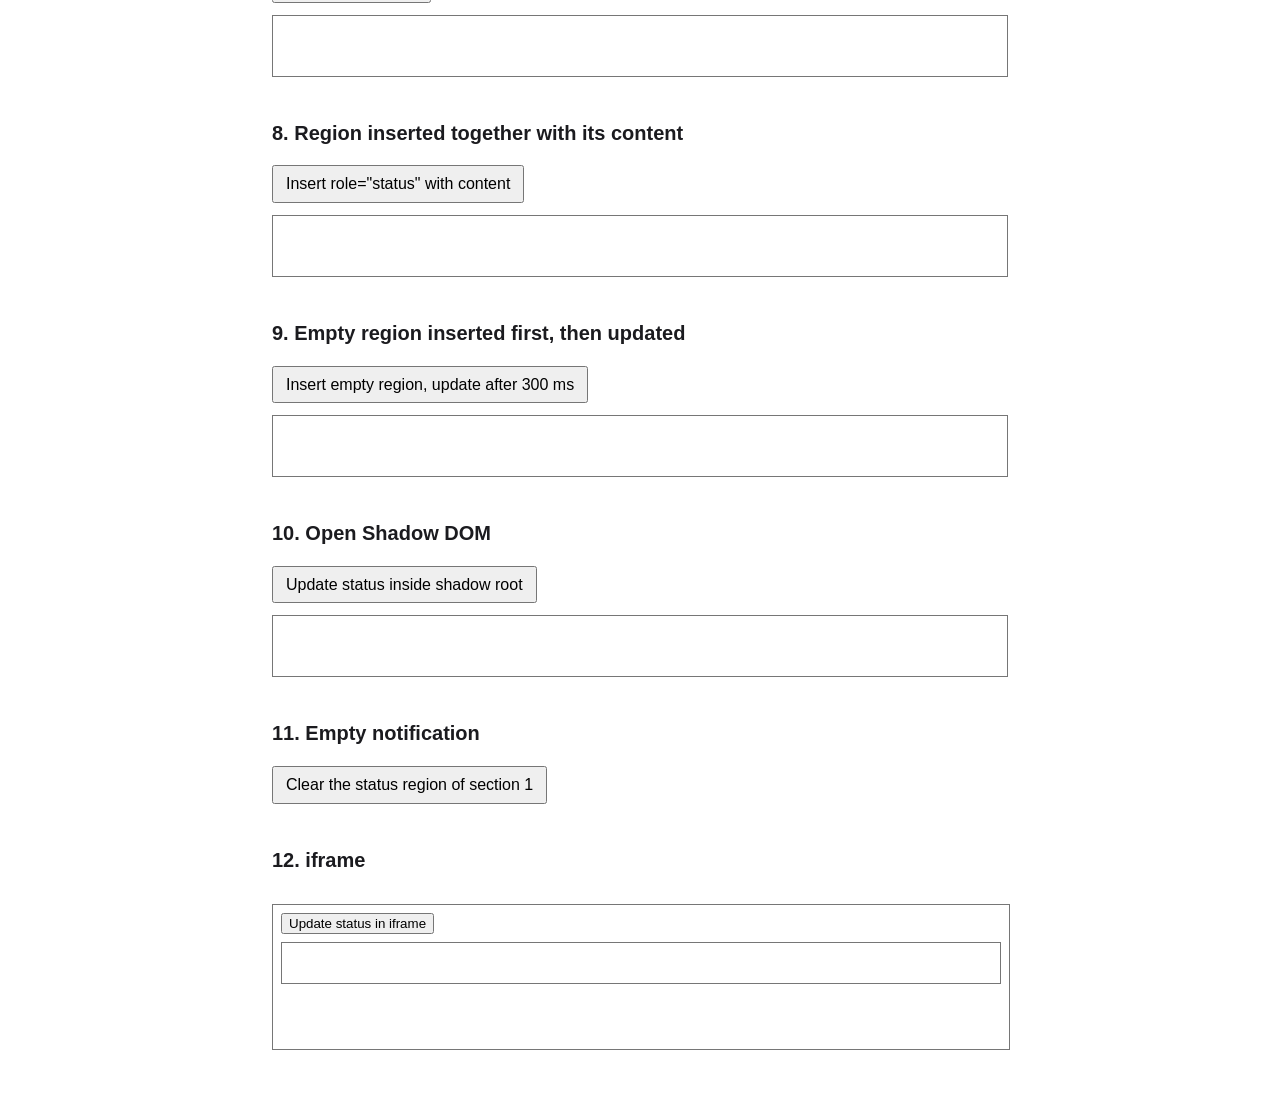
<file: test/demo.html>
<!DOCTYPE html>
<html lang="en">
<head>
  <meta charset="utf-8">
  <meta name="viewport" content="width=device-width, initial-scale=1">
  <title>Live Regions Catcher — Demo</title>
  <style>
    :root {
      color-scheme: light dark;
      --color-bg: #ffffff;
      --color-text: #1b1b1f;
      --color-region-border: #767676;
      --color-control-border: #767676;
    }

    @media (prefers-color-scheme: dark) {
      :root {
        --color-bg: #1b1b1f;
        --color-text: #e9e9ee;
        --color-region-border: #8a8a94;
        --color-control-border: #8a8a94;
      }
    }

    body {
      margin: 0 auto;
      max-width: 46rem;
      padding: 1.5rem 1rem 3rem;
      font-family: sans-serif;
      font-size: 16px;
      line-height: 1.6;
      background: var(--color-bg);
      color: var(--color-text);
    }

    h1 {
      font-size: 1.75rem;
    }

    h2 {
      font-size: 1.25rem;
      margin-top: 2.5rem;
    }

    .region {
      border: 1px solid var(--color-region-border);
      padding: 0.5rem 0.75rem;
      margin-top: 0.75rem;
      min-height: 2.75rem;
    }

    button {
      font: inherit;
      padding: 0.25rem 0.75rem;
    }

    label {
      display: inline-block;
      margin-inline-end: 0.5rem;
    }

    input[type="text"] {
      font: inherit;
      padding: 0.25rem 0.5rem;
      border: 1px solid var(--color-control-border);
      background: var(--color-bg);
      color: var(--color-text);
    }

    ul.region {
      padding-left: 2rem;
    }

    iframe {
      width: 100%;
      height: 9rem;
      border: 1px solid var(--color-region-border);
      margin-top: 0.75rem;
    }
  </style>
</head>
<body>
  <h1>Live Regions Catcher — Demo</h1>
  <p>Each button below mutates a live region in a different way. Open the extension's side panel (or this page's console during early development) to see what gets caught.</p>

  <h2>1. role="status"</h2>
  <button type="button" id="save">Save</button>
  <div class="region" role="status" id="save-status"></div>

  <h2>2. role="alert"</h2>
  <button type="button" id="fail">Trigger error</button>
  <div class="region" role="alert" id="error-region"></div>

  <h2>3. role="log"</h2>
  <label for="chat-input">Message</label>
  <input type="text" id="chat-input" value="Hello!">
  <button type="button" id="send">Send</button>
  <div class="region" role="log" id="chat-log"></div>

  <h2>4. aria-live="polite" (non-atomic counter)</h2>
  <p>Only the number's text node changes.</p>
  <button type="button" id="dec">Remove one item</button>
  <div class="region" aria-live="polite" id="counter">Items left: <span id="count">5</span></div>

  <h2>5. aria-atomic="true"</h2>
  <button type="button" id="dec-atomic">Remove one item (atomic)</button>
  <div class="region" aria-live="polite" aria-atomic="true" id="counter-atomic">Items left: <span id="count-atomic">5</span></div>

  <h2>6. aria-relevant="removals"</h2>
  <button type="button" id="leave">Remove first member</button>
  <ul class="region" aria-live="polite" aria-relevant="removals" id="members">
    <li>Alice</li>
    <li>Bob</li>
    <li>Carol</li>
  </ul>

  <h2>7. aria-busy</h2>
  <p>Three quick updates happen while <code>aria-busy="true"</code>; the region settles after 600 ms.</p>
  <button type="button" id="busy-run">Update while busy</button>
  <div class="region" role="status" id="busy-region"></div>

  <h2>8. Region inserted together with its content</h2>
  <button type="button" id="insert-with-content">Insert role="status" with content</button>
  <div class="region" id="insert-target-a"></div>

  <h2>9. Empty region inserted first, then updated</h2>
  <button type="button" id="insert-then-update">Insert empty region, update after 300 ms</button>
  <div class="region" id="insert-target-b"></div>

  <h2>10. Open Shadow DOM</h2>
  <button type="button" id="shadow-update">Update status inside shadow root</button>
  <div class="region" id="shadow-host"></div>

  <h2>11. Empty notification</h2>
  <button type="button" id="clear-status">Clear the status region of section 1</button>

  <h2>12. iframe</h2>
  <iframe id="frame" title="Live region demo iframe" srcdoc='<!DOCTYPE html><html lang="en"><body style="font-family:sans-serif;font-size:16px;background:#ffffff;color:#1b1b1f;"><button type="button" id="b">Update status in iframe</button><div role="status" id="s" style="border:1px solid #767676;padding:4px 8px;margin-top:8px;min-height:2rem;"></div><script>document.getElementById("b").addEventListener("click", () => { document.getElementById("s").textContent = "Updated inside iframe at " + new Date().toLocaleTimeString(); });</script></body></html>'></iframe>

  <script>
    const byId = (id) => document.getElementById(id);
    const time = () => new Date().toLocaleTimeString();

    byId('save').addEventListener('click', () => {
      byId('save-status').textContent = `Saved at ${time()}`;
    });

    byId('fail').addEventListener('click', () => {
      byId('error-region').textContent = 'There is an error in the form input.';
    });

    byId('send').addEventListener('click', () => {
      const message = document.createElement('p');
      message.textContent = byId('chat-input').value;
      byId('chat-log').append(message);
    });

    let count = 5;
    byId('dec').addEventListener('click', () => {
      count = Math.max(0, count - 1);
      byId('count').firstChild.data = String(count);
    });

    let countAtomic = 5;
    byId('dec-atomic').addEventListener('click', () => {
      countAtomic = Math.max(0, countAtomic - 1);
      byId('count-atomic').firstChild.data = String(countAtomic);
    });

    byId('leave').addEventListener('click', () => {
      const member = byId('members').querySelector('li');
      if (member) {
        member.remove();
      }
    });

    byId('busy-run').addEventListener('click', () => {
      const region = byId('busy-region');
      region.setAttribute('aria-busy', 'true');
      region.textContent = 'Step 1…';
      setTimeout(() => { region.textContent = 'Step 2…'; }, 100);
      setTimeout(() => { region.textContent = 'Done.'; }, 300);
      setTimeout(() => { region.setAttribute('aria-busy', 'false'); }, 600);
    });

    byId('insert-with-content').addEventListener('click', () => {
      const status = document.createElement('div');
      status.setAttribute('role', 'status');
      status.textContent = 'Inserted together with this content.';
      byId('insert-target-a').replaceChildren(status);
    });

    byId('insert-then-update').addEventListener('click', () => {
      const status = document.createElement('div');
      status.setAttribute('role', 'status');
      byId('insert-target-b').replaceChildren(status);
      setTimeout(() => {
        status.textContent = `Updated after insertion at ${time()}`;
      }, 300);
    });

    const shadowRoot = byId('shadow-host').attachShadow({ mode: 'open' });
    const shadowStatus = document.createElement('div');
    shadowStatus.setAttribute('role', 'status');
    shadowRoot.append(shadowStatus);
    byId('shadow-update').addEventListener('click', () => {
      shadowStatus.textContent = `Updated in shadow at ${time()}`;
    });

    byId('clear-status').addEventListener('click', () => {
      byId('save-status').textContent = '';
    });
  </script>
</body>
</html>
</file>
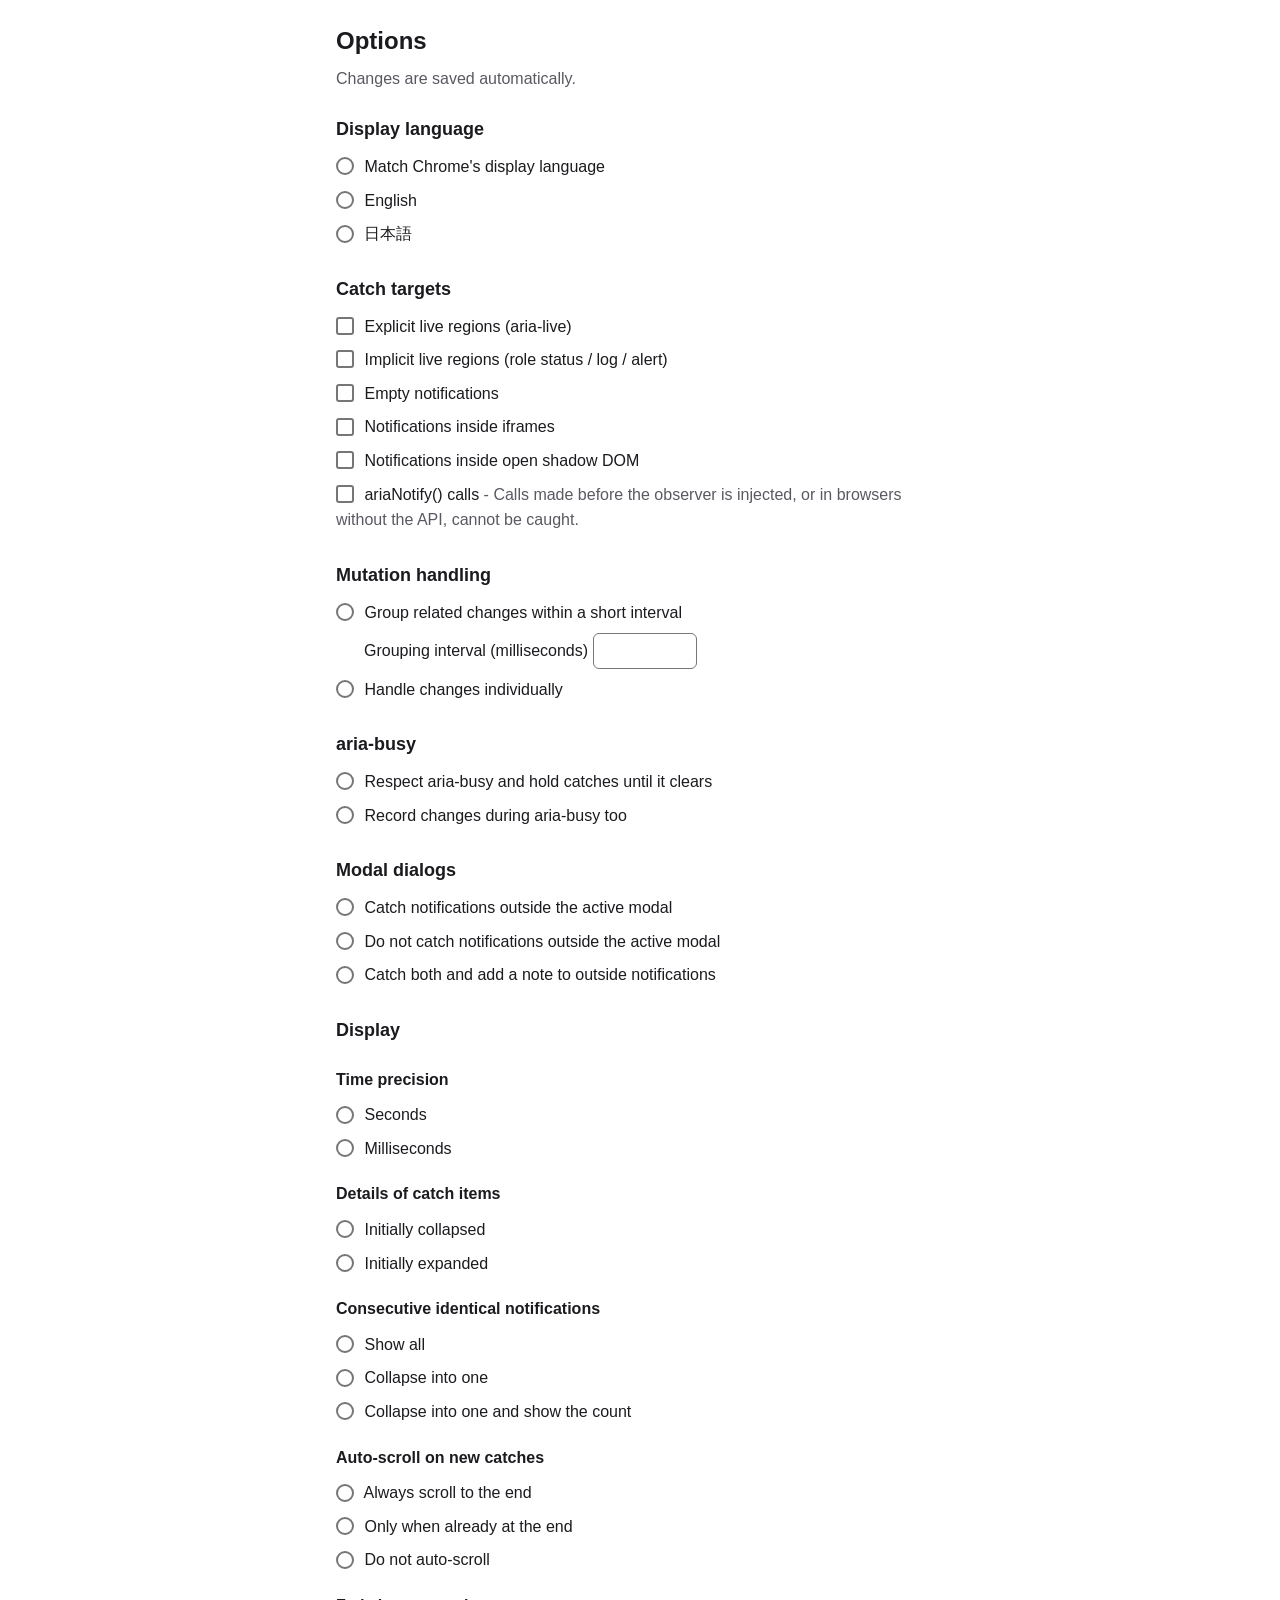
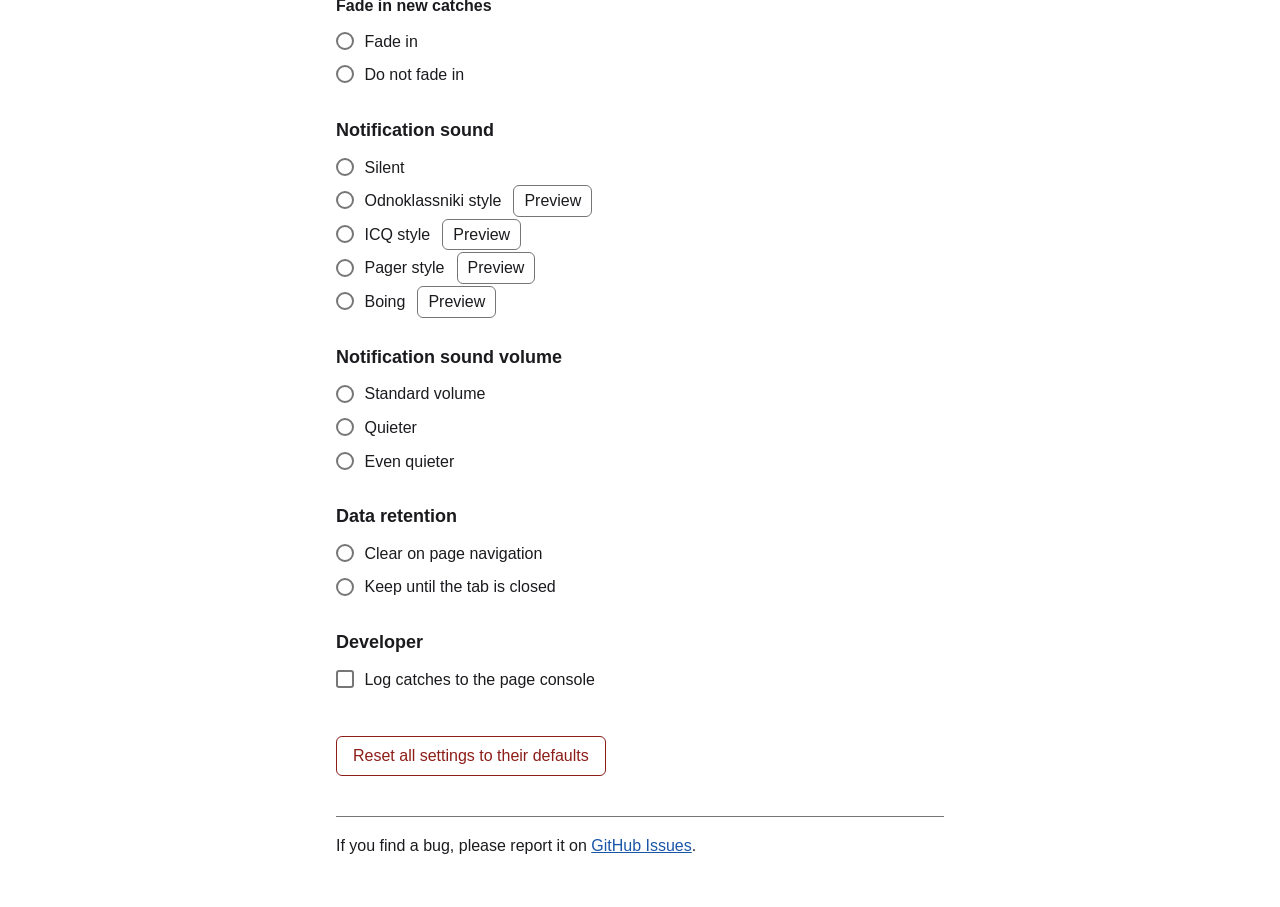
<file: src/options/options.html>
<!DOCTYPE html>
<html lang="en">
<head>
  <meta charset="utf-8">
  <meta name="viewport" content="width=device-width, initial-scale=1">
  <title data-msg="optionsDocumentTitle">Live Regions Catcher — Options</title>
  <link rel="stylesheet" href="../styles/base.css">
  <link rel="stylesheet" href="options.css">
</head>
<body>
  <main class="options-page">
    <h1 data-msg="optionsTitle">Options</h1>
    <p class="auto-save-note" data-msg="optionsAutoSaveNote">Changes are saved automatically.</p>

    <form id="settings-form">
      <fieldset>
        <legend data-msg="sectionLanguage">Display language</legend>
        <label><input type="radio" name="language" value="auto"> <span data-msg="languageAuto">Match Chrome's display language</span></label>
        <label><input type="radio" name="language" value="en"> <span lang="en">English</span></label>
        <label><input type="radio" name="language" value="ja"> <span lang="ja">日本語</span></label>
      </fieldset>

      <fieldset>
        <legend data-msg="sectionCatchTargets">Catch targets</legend>
        <label><input type="checkbox" name="catchExplicit"> <span data-msg="targetExplicit">Explicit live regions (aria-live)</span></label>
        <label><input type="checkbox" name="catchImplicit"> <span data-msg="targetImplicit">Implicit live regions (role status / log / alert)</span></label>
        <label><input type="checkbox" name="catchEmpty"> <span data-msg="targetEmpty">Empty notifications</span></label>
        <label><input type="checkbox" name="catchIframes"> <span data-msg="targetIframes">Notifications inside iframes</span></label>
        <label><input type="checkbox" name="catchShadowDom"> <span data-msg="targetShadowDom">Notifications inside open shadow DOM</span></label>
        <div class="option-with-note">
          <label><input type="checkbox" name="catchAriaNotify" aria-describedby="arianotify-note"> <span data-msg="targetAriaNotify">ariaNotify() calls</span></label>
          <span class="field-note-inline" id="arianotify-note" data-msg="ariaNotifyNote">Calls made before the observer is injected, or in browsers without the API, cannot be caught.</span>
        </div>
      </fieldset>

      <fieldset>
        <legend data-msg="sectionMutation">Mutation handling</legend>
        <label><input type="radio" name="batchMode" value="batch"> <span data-msg="mutationBatch">Group related changes within a short interval</span></label>
        <label class="number-label sub-option"><span data-msg="mutationWindow">Grouping interval (milliseconds)</span> <input type="number" name="batchWindowMs" min="0" max="2000" step="10" aria-describedby="batch-window-error"></label>
        <p class="field-error sub-option" id="batch-window-error" role="status" hidden></p>
        <label><input type="radio" name="batchMode" value="individual"> <span data-msg="mutationIndividual">Handle changes individually</span></label>
      </fieldset>

      <fieldset>
        <legend data-msg="sectionBusy">aria-busy</legend>
        <label><input type="radio" name="busyHandling" value="respect"> <span data-msg="busyRespect">Respect aria-busy and hold catches until it clears</span></label>
        <label><input type="radio" name="busyHandling" value="record"> <span data-msg="busyRecord">Record changes during aria-busy too</span></label>
      </fieldset>

      <fieldset>
        <legend data-msg="sectionModal">Modal dialogs</legend>
        <label><input type="radio" name="modalHandling" value="catch-outside"> <span data-msg="modalCatchOutside">Catch notifications outside the active modal</span></label>
        <label><input type="radio" name="modalHandling" value="ignore-outside"> <span data-msg="modalIgnoreOutside">Do not catch notifications outside the active modal</span></label>
        <label><input type="radio" name="modalHandling" value="note-outside"> <span data-msg="modalNoteOutside">Catch both and add a note to outside notifications</span></label>
      </fieldset>

      <fieldset class="section-group">
        <legend data-msg="sectionDisplay">Display</legend>

        <fieldset>
          <legend data-msg="timePrecisionLabel">Time precision</legend>
          <label><input type="radio" name="timePrecision" value="seconds"> <span data-msg="timeSeconds">Seconds</span></label>
          <label><input type="radio" name="timePrecision" value="milliseconds"> <span data-msg="timeMilliseconds">Milliseconds</span></label>
        </fieldset>

        <fieldset>
          <legend data-msg="detailsInitialLabel">Details of catch items</legend>
          <label><input type="radio" name="detailsInitial" value="closed"> <span data-msg="detailsClosed">Initially collapsed</span></label>
          <label><input type="radio" name="detailsInitial" value="open"> <span data-msg="detailsOpen">Initially expanded</span></label>
        </fieldset>

        <fieldset>
          <legend data-msg="duplicatesLabel">Consecutive identical notifications</legend>
          <label><input type="radio" name="duplicateHandling" value="all"> <span data-msg="duplicatesAll">Show all</span></label>
          <label><input type="radio" name="duplicateHandling" value="collapse"> <span data-msg="duplicatesCollapse">Collapse into one</span></label>
          <label><input type="radio" name="duplicateHandling" value="count"> <span data-msg="duplicatesCount">Collapse into one and show the count</span></label>
        </fieldset>

        <fieldset>
          <legend data-msg="autoScrollLabel">Auto-scroll on new catches</legend>
          <label><input type="radio" name="autoScroll" value="always"> <span data-msg="autoScrollAlways">Always scroll to the end</span></label>
          <label><input type="radio" name="autoScroll" value="when-at-end"> <span data-msg="autoScrollWhenAtEnd">Only when already at the end</span></label>
          <label><input type="radio" name="autoScroll" value="never"> <span data-msg="autoScrollNever">Do not auto-scroll</span></label>
        </fieldset>

        <fieldset>
          <legend data-msg="fadeInLabel">Fade in new catches</legend>
          <label><input type="radio" name="fadeInNew" value="on"> <span data-msg="fadeInOn">Fade in</span></label>
          <label><input type="radio" name="fadeInNew" value="off"> <span data-msg="fadeInOff">Do not fade in</span></label>
        </fieldset>
      </fieldset>

      <fieldset>
        <legend data-msg="sectionSound">Notification sound</legend>
        <label><input type="radio" name="soundFile" value="none"> <span data-msg="sound-none">Silent</span></label>
        <div class="sound-option">
          <label><input type="radio" name="soundFile" value="sound-messages-odnoklassniki.mp3"> <span data-msg="sound-odnoklassniki">Odnoklassniki style</span></label>
          <button type="button" class="preview-button sound-preview" data-sound="sound-messages-odnoklassniki.mp3" data-name-msg="sound-odnoklassniki">Preview</button>
        </div>
        <div class="sound-option">
          <label><input type="radio" name="soundFile" value="oh-oh-icq-sound.mp3"> <span data-msg="sound-icq">ICQ style</span></label>
          <button type="button" class="preview-button sound-preview" data-sound="oh-oh-icq-sound.mp3" data-name-msg="sound-icq">Preview</button>
        </div>
        <div class="sound-option">
          <label><input type="radio" name="soundFile" value="message-notification.mp3"> <span data-msg="sound-pager">Pager style</span></label>
          <button type="button" class="preview-button sound-preview" data-sound="message-notification.mp3" data-name-msg="sound-pager">Preview</button>
        </div>
        <div class="sound-option">
          <label><input type="radio" name="soundFile" value="freesound_community-boing-6222_partial-extraction.mp3"> <span data-msg="sound-boing">Boing</span></label>
          <button type="button" class="preview-button sound-preview" data-sound="freesound_community-boing-6222_partial-extraction.mp3" data-name-msg="sound-boing">Preview</button>
        </div>
      </fieldset>

      <fieldset>
        <legend data-msg="sectionSoundVolume">Notification sound volume</legend>
        <label><input type="radio" name="soundVolume" value="standard"> <span data-msg="volumeStandard">Standard volume</span></label>
        <label><input type="radio" name="soundVolume" value="quiet"> <span data-msg="volumeQuiet">Quieter</span></label>
        <label><input type="radio" name="soundVolume" value="quieter"> <span data-msg="volumeQuieter">Even quieter</span></label>
      </fieldset>

      <fieldset>
        <legend data-msg="sectionRetention">Data retention</legend>
        <label><input type="radio" name="retention" value="navigation"> <span data-msg="retentionNavigation">Clear on page navigation</span></label>
        <label><input type="radio" name="retention" value="tab-close"> <span data-msg="retentionTabClose">Keep until the tab is closed</span></label>
      </fieldset>

      <fieldset>
        <legend data-msg="sectionDeveloper">Developer</legend>
        <label><input type="checkbox" name="debug"> <span data-msg="debugLabel">Log catches to the page console</span></label>
      </fieldset>

      <p class="reset-all-row"><button type="button" id="reset-all" class="danger-button" data-msg="resetAll">Reset all settings to their defaults</button></p>
    </form>

    <hr>
    <p class="report-bugs"><span data-msg="reportBugsPrefix">If you find a bug, please report it on </span><a href="https://github.com/securecat/live-regions-catcher/issues" target="_blank">GitHub Issues</a><span data-msg="reportBugsSuffix">.</span></p>
  </main>
  <script type="module" src="options.js"></script>
</body>
</html>
</file>
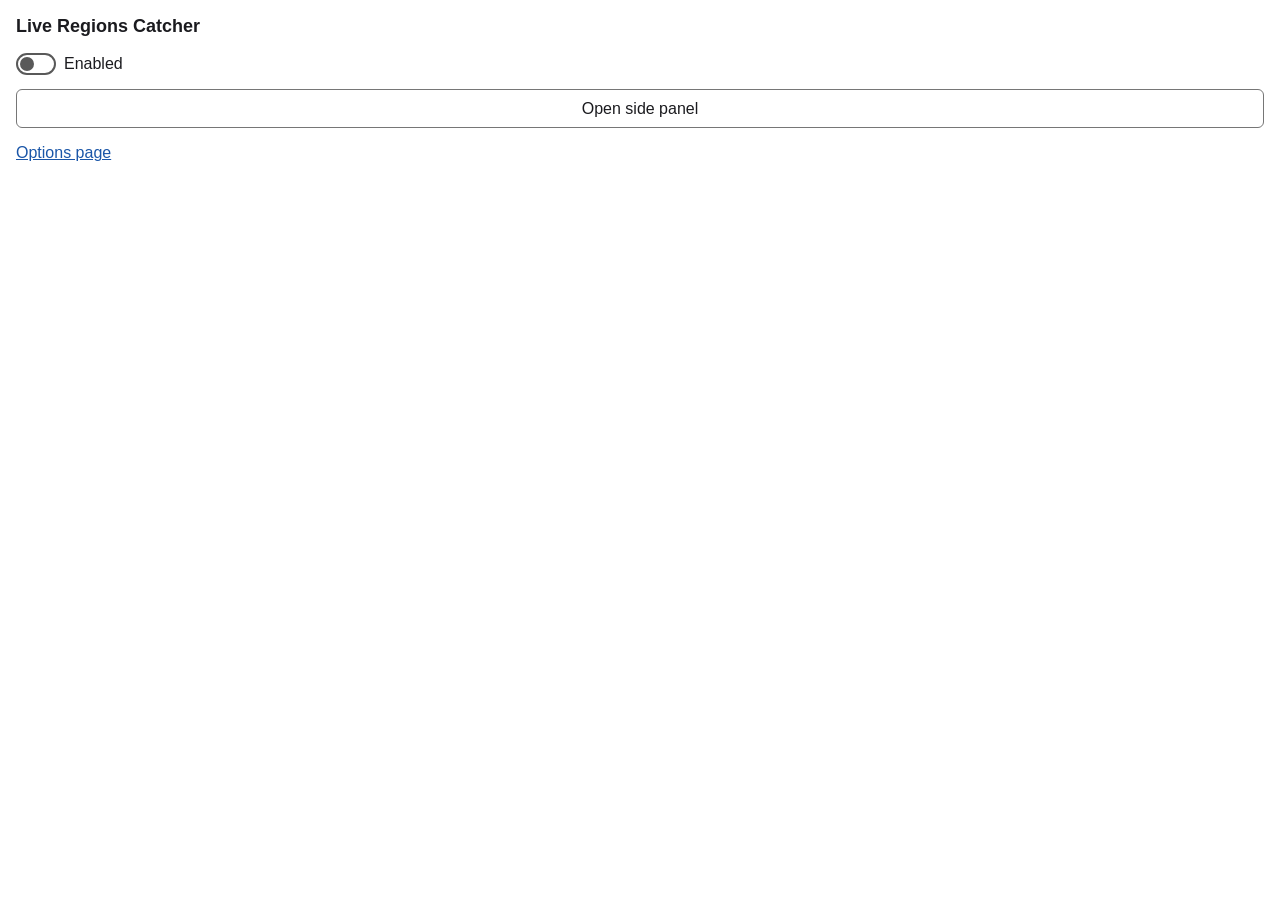
<file: src/popup/popup.html>
<!DOCTYPE html>
<html lang="en">
<head>
  <meta charset="utf-8">
  <title data-msg="sidePanelTitle">Live Regions Catcher</title>
  <link rel="stylesheet" href="../styles/base.css">
  <link rel="stylesheet" href="popup.css">
</head>
<body>
  <h1 data-msg="sidePanelTitle">Live Regions Catcher</h1>
  <label class="switch-row">
    <input type="checkbox" role="switch" class="switch" id="monitoring-switch">
    <span data-msg="popupEnabled">Enabled</span>
  </label>
  <button type="button" class="popup-button" id="open-panel" data-msg="popupOpenPanel">Open side panel</button>
  <p class="popup-options-link"><a href="../options/options.html" id="open-options" data-msg="settingsLinkText">Options page</a></p>
  <script type="module" src="popup.js"></script>
</body>
</html>
</file>
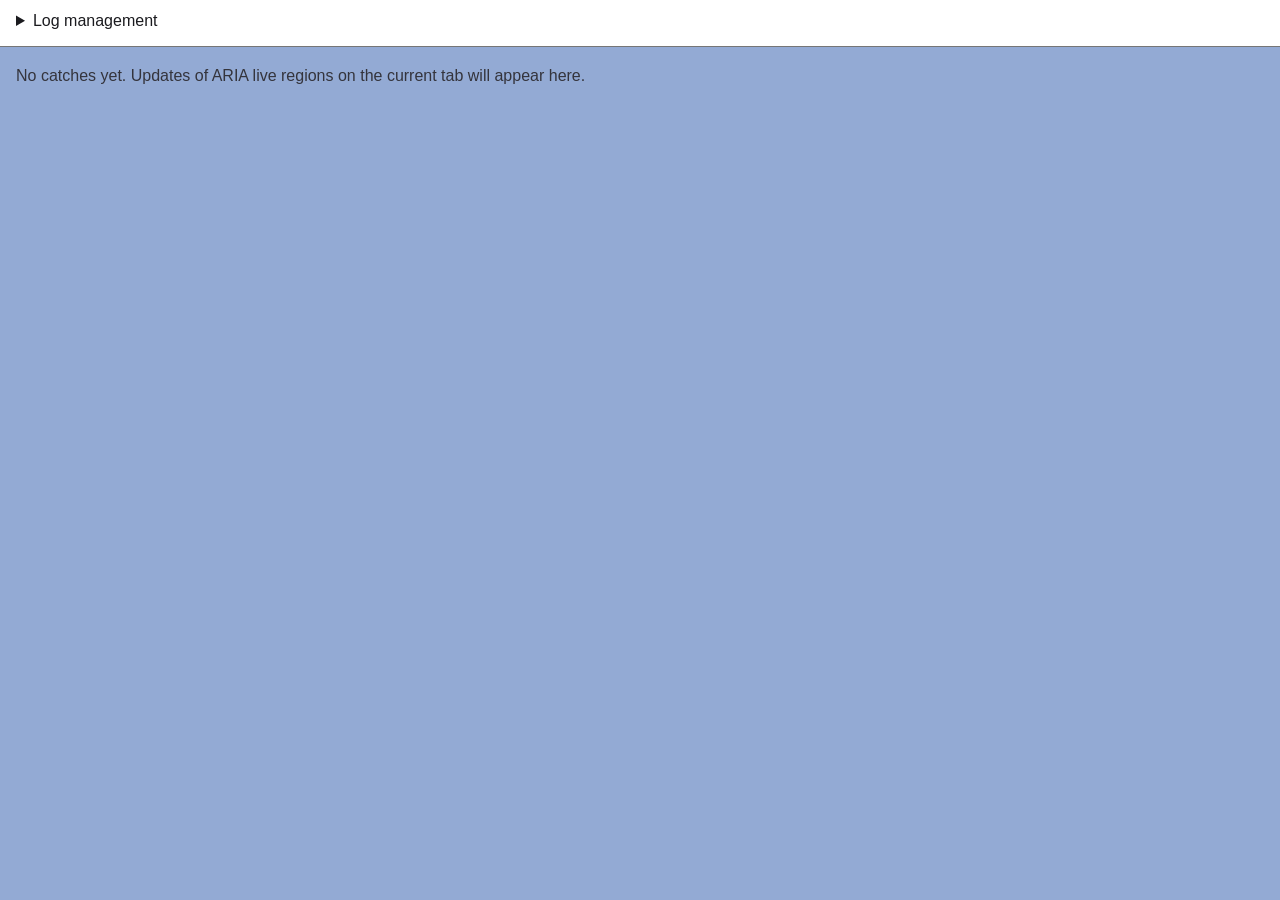
<file: src/sidepanel/sidepanel.html>
<!DOCTYPE html>
<html lang="en">
<head>
  <meta charset="utf-8">
  <meta name="viewport" content="width=device-width, initial-scale=1">
  <title data-msg="sidePanelTitle">Live Regions Catcher</title>
  <link rel="stylesheet" href="../styles/base.css">
  <link rel="stylesheet" href="sidepanel.css">
</head>
<body>
  <!-- Chrome already shows the extension name as the side panel title;
       the h1 stays for in-document heading navigation only. -->
  <h1 class="visually-hidden" data-msg="sidePanelTitle">Live Regions Catcher</h1>
  <details class="panel-options">
    <summary data-msg="panelDisclosureTitle">Log management</summary>
    <h2 data-msg="exportSummary">Export</h2>
    <p class="export-defaults" data-msg="exportDefaultsNote">DOM paths, frame info, notes, and page URLs are always exported. You can add the following to the export:</p>
    <form id="export-form">
      <label><input type="checkbox" name="exportIncludeContents"> <span data-msg="exportIncludeContents">Previous and current content</span></label>
      <label><input type="checkbox" name="exportIncludeExplicitValues"> <span data-msg="exportIncludeExplicitValues">Explicit ARIA values</span></label>
      <label><input type="checkbox" name="exportIncludeMutations"> <span data-msg="exportIncludeMutations">Mutation breakdown</span></label>
      <label><input type="checkbox" name="exportIncludeHtml"> <span data-msg="exportIncludeHtml">HTML fragments</span></label>
    </form>
    <p class="export-actions" role="group" aria-labelledby="export-actions-label">
      <span id="export-actions-label" data-msg="exportSummary">Export</span>
      <button type="button" class="panel-button" id="export-markdown">Markdown</button>
      <button type="button" class="panel-button" id="export-json">JSON</button>
    </p>
    <p class="export-privacy" data-msg="exportPrivacyNote">The log may contain personal or sensitive information from the page. Files are saved locally only and are never sent anywhere.</p>
    <h2 data-msg="clearLogHeading">Catch log</h2>
    <p class="clear-description" data-msg="clearLogDescription">Deletes all catches for the current tab. This cannot be undone.</p>
    <p><button type="button" class="danger-button" id="clear-log" data-msg="clearLog">Clear log</button></p>
    <h2 data-msg="sectionAdvanced">Advanced settings</h2>
    <p><span data-msg="settingsLinkPrefix">More detailed settings are available on the </span><a href="../options/options.html" id="open-options" target="_blank" data-msg="settingsLinkText">Options page</a><span data-msg="settingsLinkSuffix">.</span></p>
    <h2 data-msg="guideHeading">Guide</h2>
    <p><span data-msg="guideLinkPrefix">The </span><a href="https://securecat.github.io/live-regions-catcher/guide.html" target="_blank" data-msg="guideLinkText">guide page</a><span data-msg="guideLinkSuffix"> explains what kinds of live regions Live Regions Catcher catches and how this extension handles them.</span></p>
  </details>
  <main class="catch-log">
    <p class="empty-message" id="empty-message" data-msg="sidePanelEmpty">No catches yet. Updates of ARIA live regions on the current tab will appear here.</p>
  </main>
  <script type="module" src="sidepanel.js"></script>
</body>
</html>
</file>
<file: src/styles/base.css>
:root {
  color-scheme: light dark;

  --color-bg: #ffffff;
  --color-text: #1b1b1f;
  --color-text-subtle: #595961;
  --color-separator: #767676;
  --color-control-border: #767676;
  --color-focus: #1a56a8;
  --color-link: #1a56a8;
  --color-error-text: #8c1d18;
  --color-danger-hover-bg: #f6dcdc;
  --color-hover-bg: #e8e8ee;
  --checkmark-image: url("data:image/svg+xml,%3Csvg xmlns='http://www.w3.org/2000/svg' viewBox='0 0 16 16'%3E%3Cpath d='M3 8.5 6.5 12 13 4.5' fill='none' stroke='%23ffffff' stroke-width='2.5' stroke-linecap='round' stroke-linejoin='round'/%3E%3C/svg%3E");
}

@media (prefers-color-scheme: dark) {
  :root {
    --color-bg: #1b1b1f;
    --color-text: #e9e9ee;
    --color-text-subtle: #a5a5b0;
    --color-separator: #8a8a94;
    --color-control-border: #b9b9c3;
    --color-focus: #8ab8f0;
    --color-link: #8ab8f0;
    --color-error-text: #ffb4ab;
    --color-danger-hover-bg: #4a2626;
    --color-hover-bg: #34343c;
    --checkmark-image: url("data:image/svg+xml,%3Csvg xmlns='http://www.w3.org/2000/svg' viewBox='0 0 16 16'%3E%3Cpath d='M3 8.5 6.5 12 13 4.5' fill='none' stroke='%231b1b1f' stroke-width='2.5' stroke-linecap='round' stroke-linejoin='round'/%3E%3C/svg%3E");
  }
}

* {
  box-sizing: border-box;
}

body {
  margin: 0;
  font-family: sans-serif;
  font-size: 16px;
  line-height: 1.6;
  background: var(--color-bg);
  color: var(--color-text);
}

:focus-visible {
  outline: 2px solid var(--color-focus);
  outline-offset: 2px;
}

button {
  cursor: pointer;
}

a:link,
a:visited {
  color: var(--color-link);
}

a:hover {
  text-decoration-thickness: 0.125em;
}

/* Native checkbox/radio borders cannot be recolored, so they are drawn with
   appearance: none; forced-colors mode restores the native rendering. */
input[type="checkbox"],
input[type="radio"] {
  appearance: none;
  width: 1.125rem;
  height: 1.125rem;
  margin: 0 0.375rem 0 0;
  border: 0.125rem solid var(--color-control-border);
  background: var(--color-bg);
  vertical-align: -0.25em;
}

input[type="radio"] {
  border-radius: 50%;
}

input[type="checkbox"] {
  border-radius: 0.1875rem;
}

input[type="radio"]:checked {
  background: var(--color-text);
  box-shadow: inset 0 0 0 0.1875rem var(--color-bg);
}

input[type="checkbox"]:checked {
  background-color: var(--color-text);
  background-image: var(--checkmark-image);
  background-repeat: no-repeat;
  background-position: center;
  background-size: 0.875rem 0.875rem;
}

@media (forced-colors: active) {
  input[type="checkbox"],
  input[type="radio"] {
    appearance: auto;
  }
}

/* Motion is off by default here. Anything the user has explicitly opted into
   carries data-motion-allowed and is exempt. */
@media (prefers-reduced-motion: reduce) {
  *:not([data-motion-allowed]),
  *::before,
  *::after {
    animation: none !important;
    transition: none !important;
    scroll-behavior: auto !important;
  }
}

.danger-button {
  font: inherit;
  padding: 0.375rem 1rem;
  background: var(--color-bg);
  color: var(--color-error-text);
  border: 1px solid var(--color-error-text);
  border-radius: 0.375rem;
}

.danger-button:hover {
  background: var(--color-danger-hover-bg);
}

.visually-hidden {
  position: absolute;
  width: 1px;
  height: 1px;
  margin: -1px;
  padding: 0;
  overflow: hidden;
  clip-path: inset(50%);
  white-space: nowrap;
  border: 0;
}
</file>
<file: src/options/options.css>
.options-page {
  max-width: 40rem;
  margin: 0 auto;
  padding: 1.5rem 1rem 3rem;
}

.options-page h1 {
  margin: 0 0 0.5rem;
  font-size: 1.5rem;
  line-height: 1.4;
}

.auto-save-note {
  margin: 0 0 1rem;
  color: var(--color-text-subtle);
}

fieldset {
  border: 0;
  margin: 1.5rem 0 0;
  padding: 0;
}

legend {
  padding: 0;
  font-weight: 700;
  font-size: 1.125rem;
  margin-bottom: 0.375rem;
}

.section-group > fieldset {
  margin: 1rem 0 0;
}

.section-group > fieldset legend {
  font-size: 1rem;
}

form label {
  display: block;
  padding: 0.25rem 0;
}

.sub-option {
  margin-inline-start: 1.75rem;
}

.field-error {
  margin: 0.25rem 0 0;
  color: var(--color-error-text);
}

.option-with-note {
  padding: 0.25rem 0;
}

.option-with-note label {
  display: inline;
  padding: 0;
}

.field-note-inline {
  color: var(--color-text-subtle);
}

.field-note-inline::before {
  content: "- ";
}

.sound-option {
  display: flex;
  align-items: center;
  gap: 0.75rem;
}

.preview-button {
  font: inherit;
  padding: 0.125rem 0.625rem;
  background: var(--color-bg);
  color: var(--color-text);
  border: 1px solid var(--color-control-border);
  border-radius: 0.375rem;
}

.preview-button:hover {
  background: var(--color-hover-bg);
}

.reset-all-row {
  margin: 2.5rem 0 0;
}

input[type="number"] {
  font: inherit;
  width: 6.5rem;
  padding: 0.25rem 0.5rem;
  border: 1px solid var(--color-control-border);
  border-radius: 0.375rem;
  background: var(--color-bg);
  color: var(--color-text);
}

hr {
  margin: 2.5rem 0 1rem;
  border: 0;
  border-top: 1px solid var(--color-separator);
}

.report-bugs {
  margin: 0;
}
</file>
<file: src/popup/popup.css>
/* The off-state switch must read as "enabled but off", not disabled: its
   crispness matches the on-state blue (7:1-class in both themes). */
:root {
  --color-switch-off: #595959;
}

@media (prefers-color-scheme: dark) {
  :root {
    --color-switch-off: #b9b9c3;
  }
}

body {
  min-width: 16rem;
  padding: 0.875rem 1rem;
  display: flex;
  flex-direction: column;
  gap: 0.75rem;
}

h1 {
  margin: 0;
  font-size: 1.125rem;
  line-height: 1.4;
}

.switch-row {
  display: flex;
  align-items: center;
  gap: 0.5rem;
}

/* The switch overrides the shared custom checkbox drawing; state is shown by
   thumb position, not color alone. */
input[type="checkbox"].switch {
  width: 2.5rem;
  height: 1.375rem;
  margin: 0;
  border: 0.125rem solid var(--color-switch-off);
  border-radius: 0.6875rem;
  background: var(--color-bg);
  position: relative;
}

input[type="checkbox"].switch::before {
  content: "";
  position: absolute;
  top: 0.125rem;
  left: 0.125rem;
  width: 0.875rem;
  height: 0.875rem;
  border-radius: 50%;
  background: var(--color-switch-off);
}

input[type="checkbox"].switch:checked {
  border-color: var(--color-focus);
  background: var(--color-focus);
  background-image: none;
}

input[type="checkbox"].switch:checked::before {
  left: auto;
  right: 0.125rem;
  background: var(--color-bg);
}

/* base.css restores native checkbox rendering under forced colors; drop the
   custom track/thumb sizing so the native control is not distorted. */
@media (forced-colors: active) {
  input[type="checkbox"].switch {
    width: 1.125rem;
    height: 1.125rem;
    border-radius: 0;
  }

  input[type="checkbox"].switch::before {
    content: none;
  }
}

.popup-button {
  font: inherit;
  padding: 0.375rem 0.75rem;
  background: var(--color-bg);
  color: var(--color-text);
  border: 1px solid var(--color-control-border);
  border-radius: 0.375rem;
}

.popup-button:hover {
  background: var(--color-hover-bg);
}

.popup-options-link {
  margin: 0;
}
</file>
<file: src/sidepanel/sidepanel.css>
:root {
  --color-log-bg: #93aad4;
  --color-options-bg: var(--color-bg);
  --color-item-bg: var(--color-bg);
  --color-chip-text: #c74700;
  --color-chip-border: #949494;
  --color-politeness-text: #000000;
  --color-politeness-border: #767676;
  --color-diff-label: #595961;
  --color-detail-label: #32872a;
  --color-time: #927200;
  --color-code-bg: #f2f2f2;
  --color-diff-added-bg: #d3ecd3;
  --color-diff-changed-bg: #d9e6ff;
  --color-diff-changed-border: #4979f5;
  --color-diff-changed-line: #0031d8;
  --color-diff-removed-border: #ff5454;
  --color-diff-removed-line: #ec0000;
  --color-muted-content: var(--color-text-subtle);
  /* The empty message sits on the log background, not the page background. */
  --color-empty-message: #34343c;
  --color-new-divider-bg: #63779a;
}

@media (prefers-color-scheme: dark) {
  :root {
    --color-log-bg: #1a1a1a;
    --color-options-bg: #000000;
    --color-item-bg: #2a2a2a;
    --color-chip-text: #ffc199;
    --color-chip-border: #767676;
    --color-politeness-text: #e0e0e0;
    --color-politeness-border: #e6e6e6;
    --color-diff-label: #b3b3b3;
    --color-detail-label: #74c96c;
    --color-time: #b78f00;
    --color-code-bg: #000000;
    --color-diff-added-bg: #23422a;
    --color-diff-changed-bg: #23384f;
    --color-diff-changed-border: #00a3bf;
    --color-diff-changed-line: #2bc8e4;
    --color-diff-removed-border: #ff5454;
    --color-diff-removed-line: #ec0000;
    /* Empty content and diff context sit on the item background, so they
       carry a lighter subtle tone than the rest of the panel. */
    --color-muted-content: #cccccc;
    --color-empty-message: var(--color-text-subtle);
    --color-new-divider-bg: #000000;
  }
}

.panel-button {
  font: inherit;
  padding: 0.25rem 0.75rem;
  background: var(--color-bg);
  color: var(--color-text);
  border: 1px solid var(--color-control-border);
  border-radius: 0.375rem;
}

.panel-button:hover {
  background: var(--color-hover-bg);
}

.panel-options {
  background: var(--color-options-bg);
  border-bottom: 1px solid var(--color-separator);
  padding: 0.5rem 1rem 0.75rem;
}

.panel-options summary {
  cursor: pointer;
}

.panel-options h2 {
  font-size: 1.125rem;
  line-height: 1.4;
  margin: 1rem 0 0.375rem;
}

.panel-options p {
  margin: 0 0 0.5rem;
}

/* Subtle color is reserved for annotation-level text; body-level copy
   (the disclosure title, export and clear descriptions) uses the full
   text color. */
.export-privacy {
  color: var(--color-text-subtle);
}

.panel-options form label {
  display: block;
  padding: 0.125rem 0;
}

.export-actions {
  display: flex;
  flex-wrap: wrap;
  align-items: center;
  gap: 0.5rem;
  margin: 0.75rem 0 0.5rem;
}

/* The log background fills the rest of the panel, so a short log (or the
   empty message) does not leave the page background exposed below it. */
body {
  display: flex;
  flex-direction: column;
  min-height: 100vh;
}

.catch-log {
  background: var(--color-log-bg);
  padding: 1rem;
  flex: 1;
}

.empty-message {
  margin: 0;
  color: var(--color-empty-message);
}

.catch-list {
  list-style: none;
  margin: 0;
  padding: 0;
  display: flex;
  flex-direction: column;
  gap: 0.75rem;
}

.catch-item {
  background: var(--color-item-bg);
  border: 1px solid var(--color-separator);
  border-radius: 0.5rem;
  padding: 0.5rem 0.75rem;
}

/* Marks where unseen entries begin. Unlike the fade-in, this stays put, so
   new entries are identifiable without motion. */
.new-divider {
  color: #ffffff;
  background: var(--color-new-divider-bg);
  text-align: center;
  border-radius: 0.25rem;
  padding: 0.125rem 0.5rem;
}

/* A catch that arrived while the panel is open fades in once, so it is
   apparent which entry is new. base.css disables this under
   prefers-reduced-motion, where the item simply appears. */
@keyframes catch-item-appear {
  from {
    opacity: 0;
    transform: translateY(0.375rem);
  }

  to {
    opacity: 1;
    transform: none;
  }
}

.catch-item-new {
  animation: catch-item-appear 400ms ease-out;
}

.catch-meta {
  display: flex;
  flex-wrap: wrap;
  align-items: baseline;
  gap: 0.25rem 0.625rem;
  margin: 0 0 0.375rem;
  color: var(--color-text-subtle);
}

.catch-meta time {
  color: var(--color-time);
}

.chip {
  border: 1px solid var(--color-chip-border);
  border-radius: 0.25rem;
  padding: 0 0.375rem;
  color: var(--color-chip-text);
}

/* Diff labels stay neutral so the meta chips carry the accent. */
.chip-context,
.chip-added,
.chip-changed,
.chip-removed {
  color: var(--color-diff-label);
}

/* Politeness is stated, not emphasized: assertive gets no extra weight. */
.catch-politeness {
  font-family: monospace;
  font-size: 1rem;
  color: var(--color-politeness-text);
  border-color: var(--color-politeness-border);
}

.catch-token {
  font-family: monospace;
  font-size: 1rem;
  color: var(--color-detail-label);
}

.catch-content {
  margin: 0;
  overflow-wrap: anywhere;
}

.catch-content .chip {
  margin-inline-end: 0.375rem;
}

.catch-content-empty {
  color: var(--color-muted-content);
}

.catch-changes {
  list-style: none;
  margin: 0;
  padding: 0;
  display: flex;
  flex-direction: column;
  gap: 0.25rem;
}

.catch-change-row {
  overflow-wrap: anywhere;
}

.catch-change-row .chip {
  margin-inline-end: 0.375rem;
}

/* Diff ranges use text labels, underline styles, and background together —
   never color alone (spec §8.3). */
.diff-context {
  color: var(--color-muted-content);
}

.diff-added {
  background: var(--color-diff-added-bg);
  text-decoration: underline;
  text-decoration-thickness: 0.125em;
  text-underline-offset: 0.125em;
}

.diff-changed {
  background: var(--color-diff-changed-bg);
  border: 1px solid var(--color-diff-changed-border);
  border-radius: 0.25rem;
  padding: 0 2px;
  text-decoration: underline;
  text-decoration-color: var(--color-diff-changed-line);
  text-underline-offset: 0.125em;
}

.diff-removed {
  background: var(--color-diff-removed-bg);
  border: 1px dashed var(--color-diff-removed-border);
  padding: 0 2px;
  text-decoration: line-through;
  text-decoration-color: var(--color-diff-removed-line);
}

/* Forced colors strip the tinted backgrounds; the underline styles,
   strikethrough, and visible chip labels carry the distinction alone. */
@media (forced-colors: active) {
  .diff-added,
  .diff-changed,
  .diff-removed {
    background: transparent;
  }
}

.catch-details {
  margin-top: 0.5rem;
  border-top: 1px solid var(--color-separator);
  padding-top: 0.375rem;
}

.catch-details summary {
  color: var(--color-text-subtle);
  cursor: pointer;
}

.detail-list {
  margin: 0.5rem 0 0;
}

.detail-list dt {
  color: var(--color-detail-label);
  margin-top: 0.5rem;
}

.detail-list dd {
  margin: 0;
  overflow-wrap: anywhere;
}

.detail-list code,
.detail-notes,
.detail-block-heading {
  overflow-wrap: anywhere;
}

.detail-list code,
.code-block code {
  font-family: monospace;
  font-size: 1rem;
}

.detail-block-heading {
  margin: 0.75rem 0 0.25rem;
  color: var(--color-detail-label);
}

.code-block {
  overflow-x: auto;
  margin: 0.25rem 0 0;
  background: var(--color-code-bg);
  border: 1px solid var(--color-separator);
  padding: 0.375rem 0.5rem;
}

.code-block code {
  white-space: pre;
}

.detail-notes {
  margin: 0;
  padding-left: 1.5rem;
}
</file>
